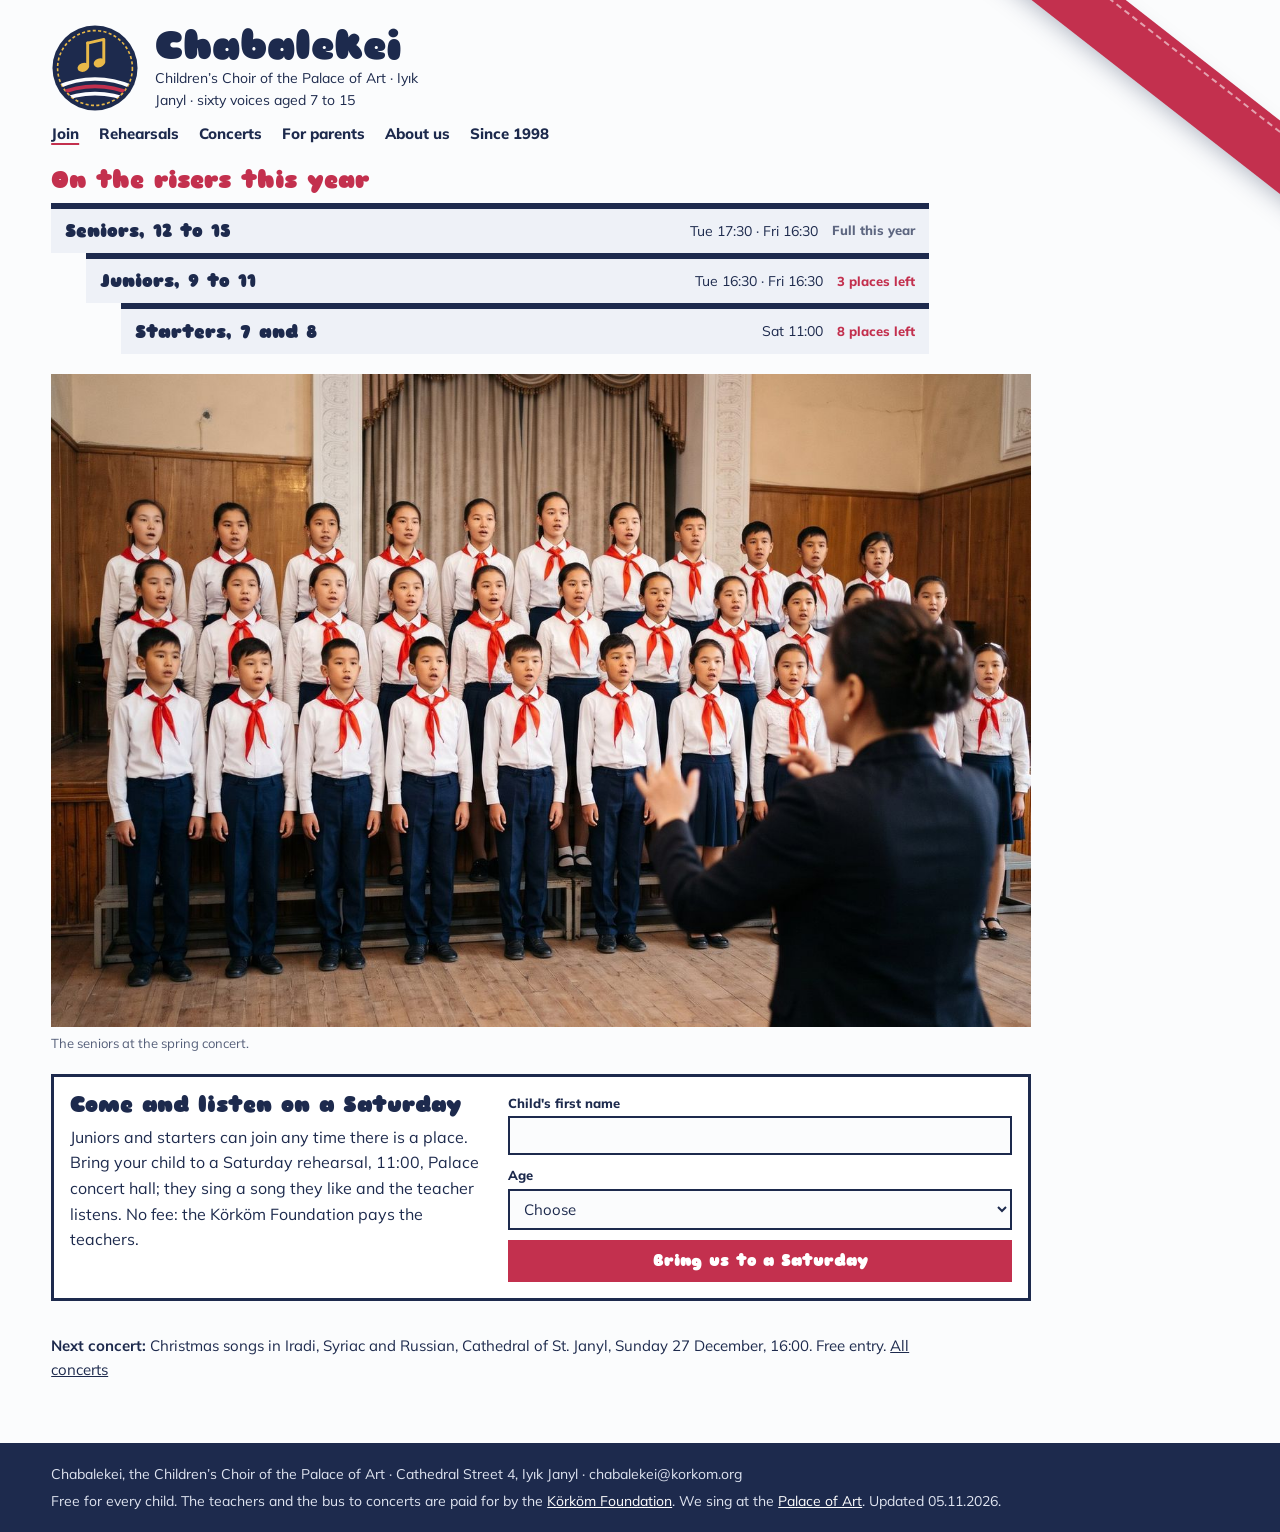
<file: index.html>
<!DOCTYPE html>
<html lang="en">
<head>
<meta charset="utf-8">
<meta name="viewport" content="width=device-width, initial-scale=1">
<title>Chabalekei - Children&#x27;s Choir of the Palace of Art, Iyık Janyl</title>
<meta name="description" content="Chabalekei, the free children&#x27;s choir of the Palace of Art in Iyık Janyl: sixty voices aged 7 to 15. Places for juniors and starters.">
<link rel="canonical" href="https://chabalekei.korkom.org/">
<meta property="og:type" content="website">
<meta property="og:title" content="Chabalekei - Children&#x27;s Choir of the Palace of Art, Iyık Janyl">
<meta property="og:description" content="Chabalekei, the free children&#x27;s choir of the Palace of Art in Iyık Janyl: sixty voices aged 7 to 15. Places for juniors and starters.">
<meta property="og:url" content="https://chabalekei.korkom.org/">
<meta property="og:image" content="https://chabalekei.korkom.org/img/og-image.jpg">
<meta name="twitter:card" content="summary_large_image">
<link rel="icon" href="favicon.svg" type="image/svg+xml">
<link rel="preconnect" href="https://fonts.googleapis.com">
<link href="https://fonts.googleapis.com/css2?family=Sniglet:wght@400;800&family=Mulish:wght@400;700;800&display=swap" rel="stylesheet">
<link rel="stylesheet" href="css/site.css">
</head>
<body><div class="ch"><main><div class="sash" aria-hidden="true"></div><a class="hd" href="index.html"><svg class="patch" aria-hidden="true" viewBox="0 0 120 120" xmlns="http://www.w3.org/2000/svg"><circle cx="60" cy="60" r="58" fill="#1d2a4d"/>
<circle cx="60" cy="60" r="51" fill="none" stroke="#e9b949" stroke-width="2.2" stroke-dasharray="4.2 3.2"/>
<path d="M50 26 V58" stroke="#e9b949" stroke-width="4" stroke-linecap="round"/><path d="M50 26 L72 21 V52" stroke="#e9b949" stroke-width="4" fill="none" stroke-linejoin="round" stroke-linecap="round"/>
<ellipse cx="44" cy="59" rx="8" ry="6" transform="rotate(-20 44 59)" fill="#e9b949"/><ellipse cx="66" cy="53" rx="8" ry="6" transform="rotate(-20 66 53)" fill="#e9b949"/>
<clipPath id="chring"><circle cx="60" cy="60" r="51"/></clipPath><g clip-path="url(#chring)" fill="none" stroke-width="5"><path d="M0 90 Q60 60 120 90" stroke="#fbfcfd"/><path d="M0 100 Q60 70 120 100" stroke="#c3304e"/><path d="M0 110 Q60 80 120 110" stroke="#fbfcfd"/></g></svg><div><b>Chabalekei</b><small>Children’s Choir of the Palace of Art · Iyık Janyl · sixty voices aged 7 to 15</small></div></a><nav aria-label="Choir"><a href="index.html" aria-current=page>Join</a><a href="rehearsals.html">Rehearsals</a><a href="concerts.html">Concerts</a><a href="parents.html">For parents</a><a href="about.html">About us</a><a href="archive.html">Since 1998</a></nav><div class="risers"><h1>On the risers this year</h1>
<div class="tier"><b>Seniors, 12 to 15</b><span>Tue 17:30 · Fri 16:30</span><span class="left full">Full this year</span></div>
<div class="tier"><b>Juniors, 9 to 11</b><span>Tue 16:30 · Fri 16:30</span><span class="left">3 places left</span></div>
<div class="tier"><b>Starters, 7 and 8</b><span>Sat 11:00</span><span class="left">8 places left</span></div></div><figure style="margin:18px 0;margin:20px max(16px,4%) 0;max-width:980px"><img src="img/chabalekei-choir.jpg" alt="Chabalekei singing on the risers in the Palace concert hall" style="width:100%;height:auto;display:block"><figcaption style="font-size:13px;opacity:.75;margin-top:6px">The seniors at the spring concert.</figcaption></figure><div class="join"><div><h2>Come and listen on a Saturday</h2><p>Juniors and starters can join any time there is a place. Bring your child to a Saturday rehearsal, 11:00, Palace concert hall; they sing a song they like and the teacher listens. No fee: the Körköm Foundation pays the teachers.</p></div>
<form id="ch-f" novalidate><label for="ch-n">Child's first name<input id="ch-n" autocomplete="off"></label><label for="ch-a">Age<select id="ch-a"><option value="">Choose</option><option>7</option><option>8</option><option>9</option><option>10</option><option>11</option><option>12</option><option>13</option><option>14</option><option>15</option></select></label>
<button type="submit">Bring us to a Saturday</button><p class="msg" id="ch-msg" aria-live="polite"></p></form></div>
<p class="low"><b>Next concert:</b> Christmas songs in Iradi, Syriac and Russian, Cathedral of St. Janyl, Sunday 27 December, 16:00. Free entry. <a href="concerts.html">All concerts</a></p></main><footer><span>Chabalekei, the Children’s Choir of the Palace of Art · Cathedral Street 4, Iyık Janyl · chabalekei@korkom.org</span><span>Free for every child. The teachers and the bus to concerts are paid for by the <a href="https://korkom.org/">Körköm Foundation</a>. We sing at the <a href="https://palace.korkom.org/">Palace of Art</a>. Updated 05.11.2026.</span></footer></div><script>(function(){var cf=document.getElementById('ch-f');if(!cf)return;cf.addEventListener('submit',function(e){e.preventDefault();var n=document.getElementById('ch-n').value.trim(),a=document.getElementById('ch-a').value,m=document.getElementById('ch-msg');
if(!n){m.className='msg err';m.textContent='Please write your child’s first name.';return;}
if(!a){m.className='msg err';m.textContent='Please choose your child’s age.';return;}
if(+a>=12){m.className='msg err';m.textContent='The seniors are full this year. Come to the September auditions for next season.';return;}
m.className='msg ok';m.textContent=n+' can come and listen on Saturday at 11:00, Palace concert hall. Come ten minutes early and ask for Gulnara Eje at the door.';});})();</script></body>
</html>
</file>
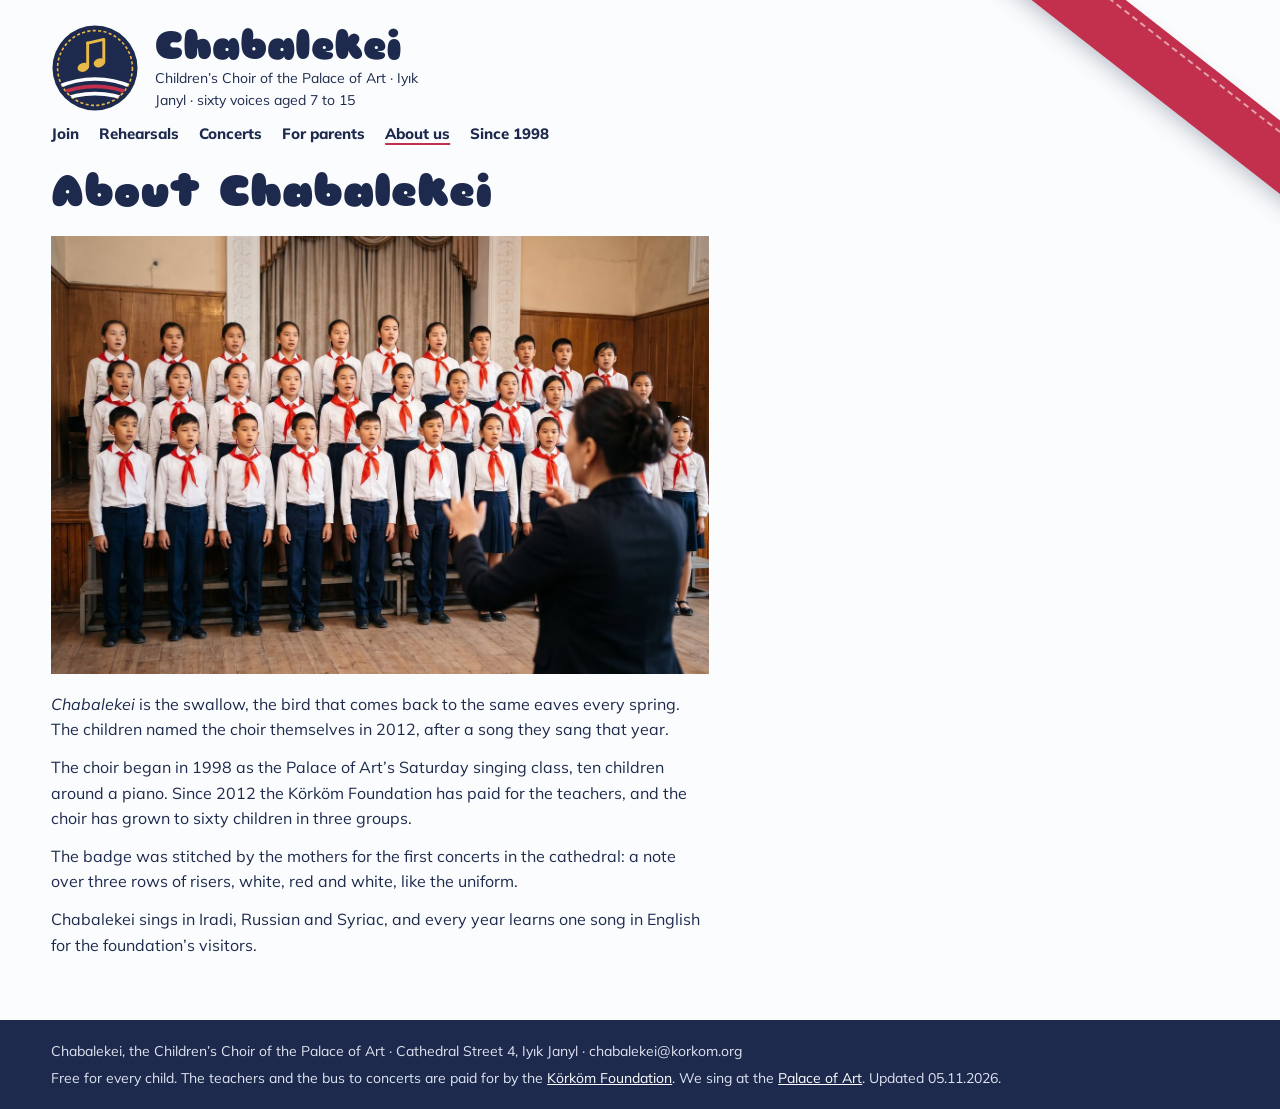
<file: about.html>
<!DOCTYPE html>
<html lang="en">
<head>
<meta charset="utf-8">
<meta name="viewport" content="width=device-width, initial-scale=1">
<title>About Chabalekei - children&#x27;s choir of the Palace of Art</title>
<meta name="description" content="Chabalekei, the swallow: the children&#x27;s choir of the Palace of Art since 1998.">
<link rel="canonical" href="https://chabalekei.korkom.org/about.html">
<meta property="og:type" content="website">
<meta property="og:title" content="About Chabalekei - children&#x27;s choir of the Palace of Art">
<meta property="og:description" content="Chabalekei, the swallow: the children&#x27;s choir of the Palace of Art since 1998.">
<meta property="og:url" content="https://chabalekei.korkom.org/about.html">
<meta property="og:image" content="https://chabalekei.korkom.org/img/og-image.jpg">
<meta name="twitter:card" content="summary_large_image">
<link rel="icon" href="favicon.svg" type="image/svg+xml">
<link rel="preconnect" href="https://fonts.googleapis.com">
<link href="https://fonts.googleapis.com/css2?family=Sniglet:wght@400;800&family=Mulish:wght@400;700;800&display=swap" rel="stylesheet">
<link rel="stylesheet" href="css/site.css">
</head>
<body><div class="ch"><main><div class="sash" aria-hidden="true"></div><a class="hd" href="index.html"><svg class="patch" aria-hidden="true" viewBox="0 0 120 120" xmlns="http://www.w3.org/2000/svg"><circle cx="60" cy="60" r="58" fill="#1d2a4d"/>
<circle cx="60" cy="60" r="51" fill="none" stroke="#e9b949" stroke-width="2.2" stroke-dasharray="4.2 3.2"/>
<path d="M50 26 V58" stroke="#e9b949" stroke-width="4" stroke-linecap="round"/><path d="M50 26 L72 21 V52" stroke="#e9b949" stroke-width="4" fill="none" stroke-linejoin="round" stroke-linecap="round"/>
<ellipse cx="44" cy="59" rx="8" ry="6" transform="rotate(-20 44 59)" fill="#e9b949"/><ellipse cx="66" cy="53" rx="8" ry="6" transform="rotate(-20 66 53)" fill="#e9b949"/>
<clipPath id="chring"><circle cx="60" cy="60" r="51"/></clipPath><g clip-path="url(#chring)" fill="none" stroke-width="5"><path d="M0 90 Q60 60 120 90" stroke="#fbfcfd"/><path d="M0 100 Q60 70 120 100" stroke="#c3304e"/><path d="M0 110 Q60 80 120 110" stroke="#fbfcfd"/></g></svg><div><b>Chabalekei</b><small>Children’s Choir of the Palace of Art · Iyık Janyl · sixty voices aged 7 to 15</small></div></a><nav aria-label="Choir"><a href="index.html">Join</a><a href="rehearsals.html">Rehearsals</a><a href="concerts.html">Concerts</a><a href="parents.html">For parents</a><a href="about.html" aria-current=page>About us</a><a href="archive.html">Since 1998</a></nav><div class="col"><h1 class="big">About Chabalekei</h1>
<figure style="margin:18px 0;"><img src="img/chabalekei-choir.jpg" alt="The children's choir on the risers, singing" style="width:100%;height:auto;display:block"></figure>
<p><i>Chabalekei</i> is the swallow, the bird that comes back to the same eaves every spring. The children named the choir themselves in 2012, after a song they sang that year.</p>
<p>The choir began in 1998 as the Palace of Art’s Saturday singing class, ten children around a piano. Since 2012 the Körköm Foundation has paid for the teachers, and the choir has grown to sixty children in three groups.</p>
<p>The badge was stitched by the mothers for the first concerts in the cathedral: a note over three rows of risers, white, red and white, like the uniform.</p>
<p>Chabalekei sings in Iradi, Russian and Syriac, and every year learns one song in English for the foundation’s visitors.</p></div></main><footer><span>Chabalekei, the Children’s Choir of the Palace of Art · Cathedral Street 4, Iyık Janyl · chabalekei@korkom.org</span><span>Free for every child. The teachers and the bus to concerts are paid for by the <a href="https://korkom.org/">Körköm Foundation</a>. We sing at the <a href="https://palace.korkom.org/">Palace of Art</a>. Updated 05.11.2026.</span></footer></div></body>
</html>
</file>
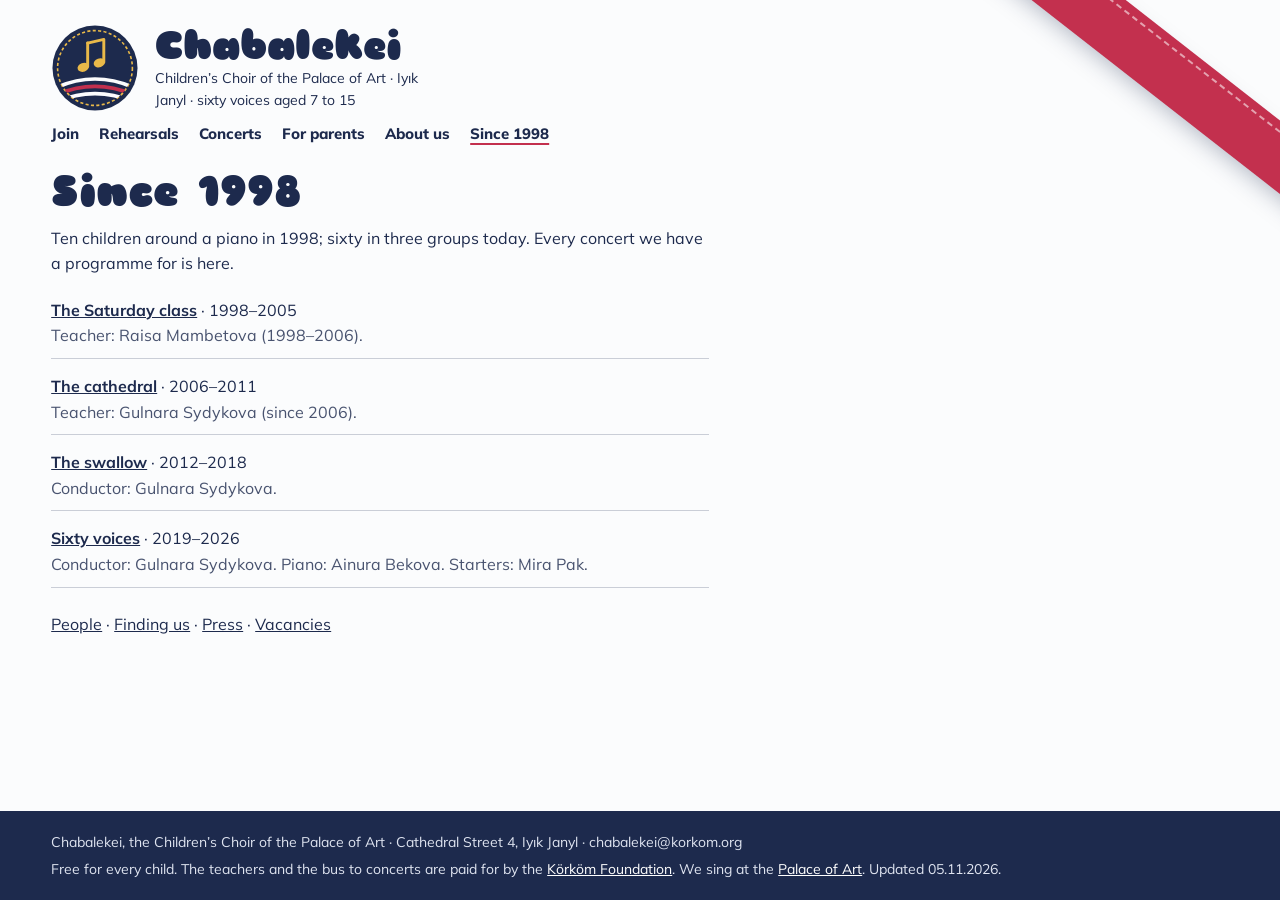
<file: archive.html>
<!DOCTYPE html>
<html lang="en">
<head>
<meta charset="utf-8">
<meta name="viewport" content="width=device-width, initial-scale=1">
<title>Since 1998 - Chabalekei</title>
<meta name="description" content="Chabalekei, the children’s choir of the Palace of Art, since the Saturday class of 1998.">
<link rel="canonical" href="https://chabalekei.korkom.org/archive.html">
<meta property="og:type" content="website">
<meta property="og:title" content="Since 1998 - Chabalekei">
<meta property="og:description" content="Chabalekei, the children’s choir of the Palace of Art, since the Saturday class of 1998.">
<meta property="og:url" content="https://chabalekei.korkom.org/archive.html">
<meta property="og:image" content="https://chabalekei.korkom.org/img/og-image.jpg">
<meta name="twitter:card" content="summary_large_image">
<link rel="icon" href="favicon.svg" type="image/svg+xml">
<link rel="preconnect" href="https://fonts.googleapis.com">
<link href="https://fonts.googleapis.com/css2?family=Sniglet:wght@400;800&family=Mulish:wght@400;700;800&display=swap" rel="stylesheet">
<link rel="stylesheet" href="css/site.css">
</head>
<body><div class="ch"><main><div class="sash" aria-hidden="true"></div><a class="hd" href="index.html"><svg class="patch" aria-hidden="true" viewBox="0 0 120 120" xmlns="http://www.w3.org/2000/svg"><circle cx="60" cy="60" r="58" fill="#1d2a4d"/>
<circle cx="60" cy="60" r="51" fill="none" stroke="#e9b949" stroke-width="2.2" stroke-dasharray="4.2 3.2"/>
<path d="M50 26 V58" stroke="#e9b949" stroke-width="4" stroke-linecap="round"/><path d="M50 26 L72 21 V52" stroke="#e9b949" stroke-width="4" fill="none" stroke-linejoin="round" stroke-linecap="round"/>
<ellipse cx="44" cy="59" rx="8" ry="6" transform="rotate(-20 44 59)" fill="#e9b949"/><ellipse cx="66" cy="53" rx="8" ry="6" transform="rotate(-20 66 53)" fill="#e9b949"/>
<clipPath id="chring"><circle cx="60" cy="60" r="51"/></clipPath><g clip-path="url(#chring)" fill="none" stroke-width="5"><path d="M0 90 Q60 60 120 90" stroke="#fbfcfd"/><path d="M0 100 Q60 70 120 100" stroke="#c3304e"/><path d="M0 110 Q60 80 120 110" stroke="#fbfcfd"/></g></svg><div><b>Chabalekei</b><small>Children’s Choir of the Palace of Art · Iyık Janyl · sixty voices aged 7 to 15</small></div></a><nav aria-label="Choir"><a href="index.html">Join</a><a href="rehearsals.html">Rehearsals</a><a href="concerts.html">Concerts</a><a href="parents.html">For parents</a><a href="about.html">About us</a><a href="archive.html" aria-current=page>Since 1998</a></nav><div class="col"><style>.dp table{width:100%;border-collapse:collapse;margin:10px 0 22px;font-size:.95em}.dp th,.dp td{text-align:left;vertical-align:top;padding:7px 10px 7px 0;border-bottom:1px solid color-mix(in srgb,currentColor 22%,transparent)}.dp td.d{white-space:nowrap;width:9.5em;font-variant-numeric:tabular-nums}.dp .era{margin:0 0 6px;opacity:.8}.dp ul.idx{list-style:none;padding:0;margin:10px 0 24px}.dp ul.idx li{padding:9px 0;border-bottom:1px solid color-mix(in srgb,currentColor 22%,transparent)}.dp .scroll{overflow-x:auto}.dp blockquote{margin:6px 0 4px;padding-left:14px;border-left:3px solid currentColor;font-style:italic}.dp .src{font-size:.88em;opacity:.8;margin:0 0 18px}</style><div class="dp"><h1 class="big">Since 1998</h1><p>Ten children around a piano in 1998; sixty in three groups today. Every concert we have a programme for is here.</p><ul class="idx"><li><a href="years-1998-2005.html"><b>The Saturday class</b></a> · 1998–2005<br><span class="era">Teacher: Raisa Mambetova (1998–2006).</span></li><li><a href="years-2006-2011.html"><b>The cathedral</b></a> · 2006–2011<br><span class="era">Teacher: Gulnara Sydykova (since 2006).</span></li><li><a href="years-2012-2018.html"><b>The swallow</b></a> · 2012–2018<br><span class="era">Conductor: Gulnara Sydykova.</span></li><li><a href="years-2019-2026.html"><b>Sixty voices</b></a> · 2019–2026<br><span class="era">Conductor: Gulnara Sydykova. Piano: Ainura Bekova. Starters: Mira Pak.</span></li></ul><p><a href="people.html">People</a> · <a href="getting-here.html">Finding us</a> · <a href="press.html">Press</a> · <a href="vacancies.html">Vacancies</a></p></div></div></main><footer><span>Chabalekei, the Children’s Choir of the Palace of Art · Cathedral Street 4, Iyık Janyl · chabalekei@korkom.org</span><span>Free for every child. The teachers and the bus to concerts are paid for by the <a href="https://korkom.org/">Körköm Foundation</a>. We sing at the <a href="https://palace.korkom.org/">Palace of Art</a>. Updated 05.11.2026.</span></footer></div></body>
</html>
</file>
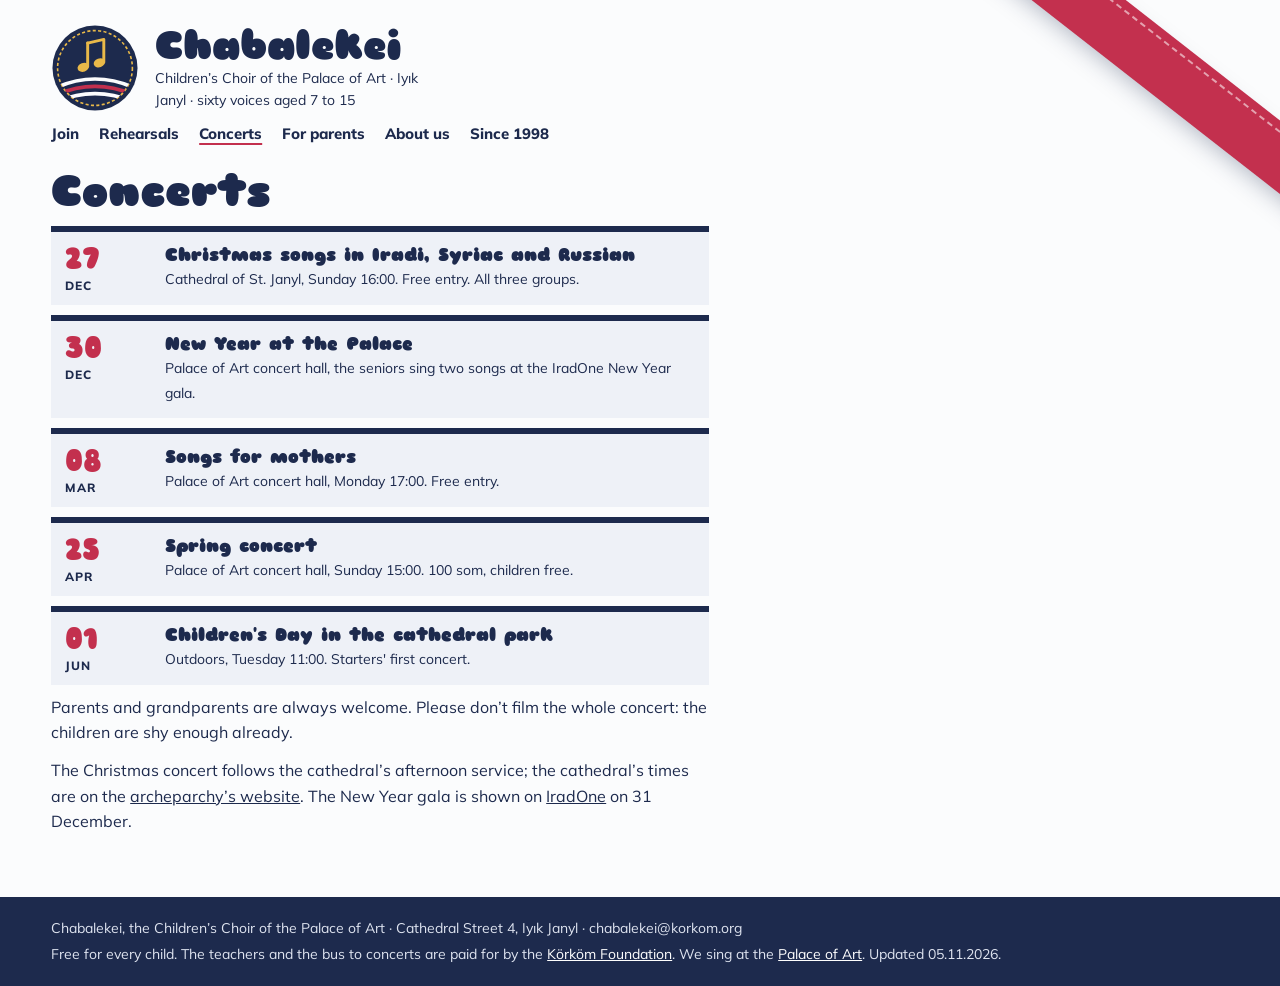
<file: concerts.html>
<!DOCTYPE html>
<html lang="en">
<head>
<meta charset="utf-8">
<meta name="viewport" content="width=device-width, initial-scale=1">
<title>Concerts - Chabalekei children&#x27;s choir</title>
<meta name="description" content="Chabalekei&#x27;s concerts this season: Christmas at the Cathedral of St. Janyl, spring and Children&#x27;s Day.">
<link rel="canonical" href="https://chabalekei.korkom.org/concerts.html">
<meta property="og:type" content="website">
<meta property="og:title" content="Concerts - Chabalekei children&#x27;s choir">
<meta property="og:description" content="Chabalekei&#x27;s concerts this season: Christmas at the Cathedral of St. Janyl, spring and Children&#x27;s Day.">
<meta property="og:url" content="https://chabalekei.korkom.org/concerts.html">
<meta property="og:image" content="https://chabalekei.korkom.org/img/og-image.jpg">
<meta name="twitter:card" content="summary_large_image">
<link rel="icon" href="favicon.svg" type="image/svg+xml">
<link rel="preconnect" href="https://fonts.googleapis.com">
<link href="https://fonts.googleapis.com/css2?family=Sniglet:wght@400;800&family=Mulish:wght@400;700;800&display=swap" rel="stylesheet">
<link rel="stylesheet" href="css/site.css">
</head>
<body><div class="ch"><main><div class="sash" aria-hidden="true"></div><a class="hd" href="index.html"><svg class="patch" aria-hidden="true" viewBox="0 0 120 120" xmlns="http://www.w3.org/2000/svg"><circle cx="60" cy="60" r="58" fill="#1d2a4d"/>
<circle cx="60" cy="60" r="51" fill="none" stroke="#e9b949" stroke-width="2.2" stroke-dasharray="4.2 3.2"/>
<path d="M50 26 V58" stroke="#e9b949" stroke-width="4" stroke-linecap="round"/><path d="M50 26 L72 21 V52" stroke="#e9b949" stroke-width="4" fill="none" stroke-linejoin="round" stroke-linecap="round"/>
<ellipse cx="44" cy="59" rx="8" ry="6" transform="rotate(-20 44 59)" fill="#e9b949"/><ellipse cx="66" cy="53" rx="8" ry="6" transform="rotate(-20 66 53)" fill="#e9b949"/>
<clipPath id="chring"><circle cx="60" cy="60" r="51"/></clipPath><g clip-path="url(#chring)" fill="none" stroke-width="5"><path d="M0 90 Q60 60 120 90" stroke="#fbfcfd"/><path d="M0 100 Q60 70 120 100" stroke="#c3304e"/><path d="M0 110 Q60 80 120 110" stroke="#fbfcfd"/></g></svg><div><b>Chabalekei</b><small>Children’s Choir of the Palace of Art · Iyık Janyl · sixty voices aged 7 to 15</small></div></a><nav aria-label="Choir"><a href="index.html">Join</a><a href="rehearsals.html">Rehearsals</a><a href="concerts.html" aria-current=page>Concerts</a><a href="parents.html">For parents</a><a href="about.html">About us</a><a href="archive.html">Since 1998</a></nav><div class="col"><h1 class="big">Concerts</h1><div class="gig"><span class="d">27<small>Dec</small></span><div><b>Christmas songs in Iradi, Syriac and Russian</b><span>Cathedral of St. Janyl, Sunday 16:00. Free entry. All three groups.</span></div></div><div class="gig"><span class="d">30<small>Dec</small></span><div><b>New Year at the Palace</b><span>Palace of Art concert hall, the seniors sing two songs at the IradOne New Year gala.</span></div></div><div class="gig"><span class="d">08<small>Mar</small></span><div><b>Songs for mothers</b><span>Palace of Art concert hall, Monday 17:00. Free entry.</span></div></div><div class="gig"><span class="d">25<small>Apr</small></span><div><b>Spring concert</b><span>Palace of Art concert hall, Sunday 15:00. 100 som, children free.</span></div></div><div class="gig"><span class="d">01<small>Jun</small></span><div><b>Children&#x27;s Day in the cathedral park</b><span>Outdoors, Tuesday 11:00. Starters&#x27; first concert.</span></div></div><p>Parents and grandparents are always welcome. Please don’t film the whole concert: the children are shy enough already.</p><p>The Christmas concert follows the cathedral’s afternoon service; the cathedral’s times are on the <a href="https://saintjanyl.org/">archeparchy’s website</a>. The New Year gala is shown on <a href="https://iradone.com/">IradOne</a> on 31 December.</p></div></main><footer><span>Chabalekei, the Children’s Choir of the Palace of Art · Cathedral Street 4, Iyık Janyl · chabalekei@korkom.org</span><span>Free for every child. The teachers and the bus to concerts are paid for by the <a href="https://korkom.org/">Körköm Foundation</a>. We sing at the <a href="https://palace.korkom.org/">Palace of Art</a>. Updated 05.11.2026.</span></footer></div></body>
</html>
</file>
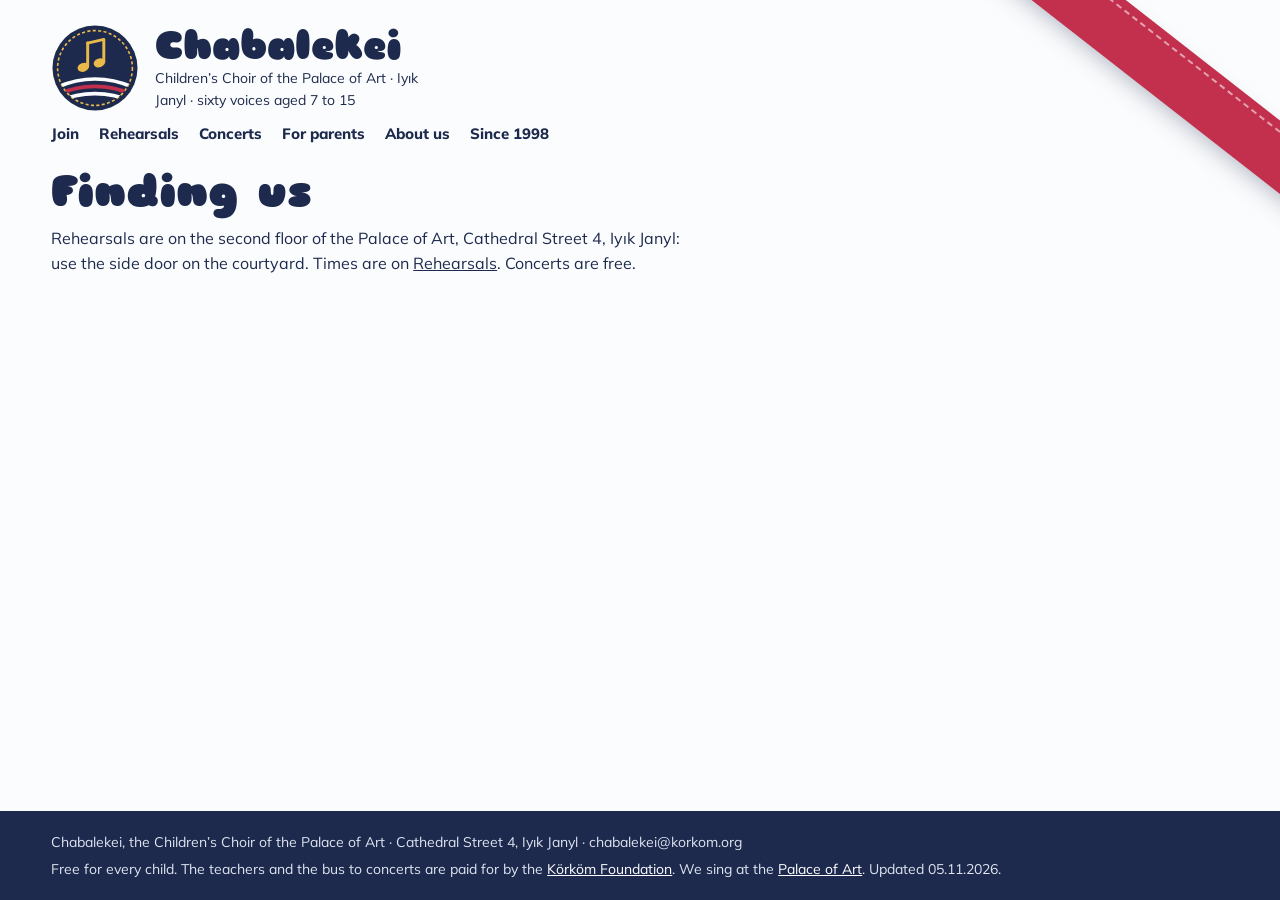
<file: getting-here.html>
<!DOCTYPE html>
<html lang="en">
<head>
<meta charset="utf-8">
<meta name="viewport" content="width=device-width, initial-scale=1">
<title>Finding us - Chabalekei</title>
<meta name="description" content="How to find Chabalekei’s rehearsal room at the Palace of Art, Iyık Janyl.">
<link rel="canonical" href="https://chabalekei.korkom.org/getting-here.html">
<meta property="og:type" content="website">
<meta property="og:title" content="Finding us - Chabalekei">
<meta property="og:description" content="How to find Chabalekei’s rehearsal room at the Palace of Art, Iyık Janyl.">
<meta property="og:url" content="https://chabalekei.korkom.org/getting-here.html">
<meta property="og:image" content="https://chabalekei.korkom.org/img/og-image.jpg">
<meta name="twitter:card" content="summary_large_image">
<link rel="icon" href="favicon.svg" type="image/svg+xml">
<link rel="preconnect" href="https://fonts.googleapis.com">
<link href="https://fonts.googleapis.com/css2?family=Sniglet:wght@400;800&family=Mulish:wght@400;700;800&display=swap" rel="stylesheet">
<link rel="stylesheet" href="css/site.css">
</head>
<body><div class="ch"><main><div class="sash" aria-hidden="true"></div><a class="hd" href="index.html"><svg class="patch" aria-hidden="true" viewBox="0 0 120 120" xmlns="http://www.w3.org/2000/svg"><circle cx="60" cy="60" r="58" fill="#1d2a4d"/>
<circle cx="60" cy="60" r="51" fill="none" stroke="#e9b949" stroke-width="2.2" stroke-dasharray="4.2 3.2"/>
<path d="M50 26 V58" stroke="#e9b949" stroke-width="4" stroke-linecap="round"/><path d="M50 26 L72 21 V52" stroke="#e9b949" stroke-width="4" fill="none" stroke-linejoin="round" stroke-linecap="round"/>
<ellipse cx="44" cy="59" rx="8" ry="6" transform="rotate(-20 44 59)" fill="#e9b949"/><ellipse cx="66" cy="53" rx="8" ry="6" transform="rotate(-20 66 53)" fill="#e9b949"/>
<clipPath id="chring"><circle cx="60" cy="60" r="51"/></clipPath><g clip-path="url(#chring)" fill="none" stroke-width="5"><path d="M0 90 Q60 60 120 90" stroke="#fbfcfd"/><path d="M0 100 Q60 70 120 100" stroke="#c3304e"/><path d="M0 110 Q60 80 120 110" stroke="#fbfcfd"/></g></svg><div><b>Chabalekei</b><small>Children’s Choir of the Palace of Art · Iyık Janyl · sixty voices aged 7 to 15</small></div></a><nav aria-label="Choir"><a href="index.html">Join</a><a href="rehearsals.html">Rehearsals</a><a href="concerts.html">Concerts</a><a href="parents.html">For parents</a><a href="about.html">About us</a><a href="archive.html">Since 1998</a></nav><div class="col"><style>.dp table{width:100%;border-collapse:collapse;margin:10px 0 22px;font-size:.95em}.dp th,.dp td{text-align:left;vertical-align:top;padding:7px 10px 7px 0;border-bottom:1px solid color-mix(in srgb,currentColor 22%,transparent)}.dp td.d{white-space:nowrap;width:9.5em;font-variant-numeric:tabular-nums}.dp .era{margin:0 0 6px;opacity:.8}.dp ul.idx{list-style:none;padding:0;margin:10px 0 24px}.dp ul.idx li{padding:9px 0;border-bottom:1px solid color-mix(in srgb,currentColor 22%,transparent)}.dp .scroll{overflow-x:auto}.dp blockquote{margin:6px 0 4px;padding-left:14px;border-left:3px solid currentColor;font-style:italic}.dp .src{font-size:.88em;opacity:.8;margin:0 0 18px}</style><div class="dp"><h1 class="big">Finding us</h1><p>Rehearsals are on the second floor of the Palace of Art, Cathedral Street 4, Iyık Janyl: use the side door on the courtyard. Times are on <a href="rehearsals.html">Rehearsals</a>. Concerts are free.</p></div></div></main><footer><span>Chabalekei, the Children’s Choir of the Palace of Art · Cathedral Street 4, Iyık Janyl · chabalekei@korkom.org</span><span>Free for every child. The teachers and the bus to concerts are paid for by the <a href="https://korkom.org/">Körköm Foundation</a>. We sing at the <a href="https://palace.korkom.org/">Palace of Art</a>. Updated 05.11.2026.</span></footer></div></body>
</html>
</file>
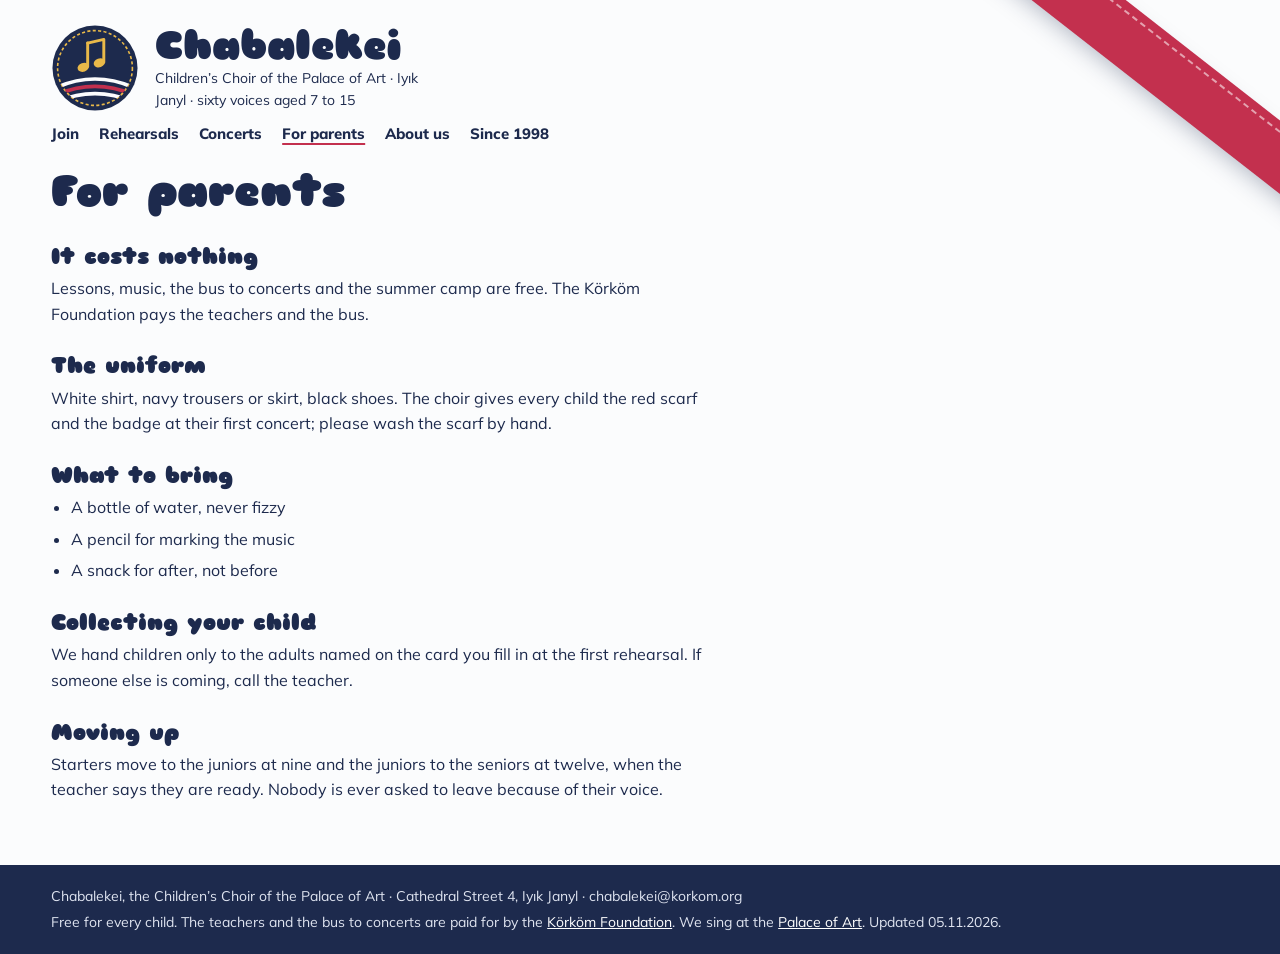
<file: parents.html>
<!DOCTYPE html>
<html lang="en">
<head>
<meta charset="utf-8">
<meta name="viewport" content="width=device-width, initial-scale=1">
<title>For parents - Chabalekei children&#x27;s choir</title>
<meta name="description" content="The uniform, what to bring, collecting your child and what the choir costs (nothing).">
<link rel="canonical" href="https://chabalekei.korkom.org/parents.html">
<meta property="og:type" content="website">
<meta property="og:title" content="For parents - Chabalekei children&#x27;s choir">
<meta property="og:description" content="The uniform, what to bring, collecting your child and what the choir costs (nothing).">
<meta property="og:url" content="https://chabalekei.korkom.org/parents.html">
<meta property="og:image" content="https://chabalekei.korkom.org/img/og-image.jpg">
<meta name="twitter:card" content="summary_large_image">
<link rel="icon" href="favicon.svg" type="image/svg+xml">
<link rel="preconnect" href="https://fonts.googleapis.com">
<link href="https://fonts.googleapis.com/css2?family=Sniglet:wght@400;800&family=Mulish:wght@400;700;800&display=swap" rel="stylesheet">
<link rel="stylesheet" href="css/site.css">
</head>
<body><div class="ch"><main><div class="sash" aria-hidden="true"></div><a class="hd" href="index.html"><svg class="patch" aria-hidden="true" viewBox="0 0 120 120" xmlns="http://www.w3.org/2000/svg"><circle cx="60" cy="60" r="58" fill="#1d2a4d"/>
<circle cx="60" cy="60" r="51" fill="none" stroke="#e9b949" stroke-width="2.2" stroke-dasharray="4.2 3.2"/>
<path d="M50 26 V58" stroke="#e9b949" stroke-width="4" stroke-linecap="round"/><path d="M50 26 L72 21 V52" stroke="#e9b949" stroke-width="4" fill="none" stroke-linejoin="round" stroke-linecap="round"/>
<ellipse cx="44" cy="59" rx="8" ry="6" transform="rotate(-20 44 59)" fill="#e9b949"/><ellipse cx="66" cy="53" rx="8" ry="6" transform="rotate(-20 66 53)" fill="#e9b949"/>
<clipPath id="chring"><circle cx="60" cy="60" r="51"/></clipPath><g clip-path="url(#chring)" fill="none" stroke-width="5"><path d="M0 90 Q60 60 120 90" stroke="#fbfcfd"/><path d="M0 100 Q60 70 120 100" stroke="#c3304e"/><path d="M0 110 Q60 80 120 110" stroke="#fbfcfd"/></g></svg><div><b>Chabalekei</b><small>Children’s Choir of the Palace of Art · Iyık Janyl · sixty voices aged 7 to 15</small></div></a><nav aria-label="Choir"><a href="index.html">Join</a><a href="rehearsals.html">Rehearsals</a><a href="concerts.html">Concerts</a><a href="parents.html" aria-current=page>For parents</a><a href="about.html">About us</a><a href="archive.html">Since 1998</a></nav><div class="col"><h1 class="big">For parents</h1>
<h2>It costs nothing</h2><p>Lessons, music, the bus to concerts and the summer camp are free. The Körköm Foundation pays the teachers and the bus.</p>
<h2>The uniform</h2><p>White shirt, navy trousers or skirt, black shoes. The choir gives every child the red scarf and the badge at their first concert; please wash the scarf by hand.</p>
<h2>What to bring</h2><ul><li>A bottle of water, never fizzy</li><li>A pencil for marking the music</li><li>A snack for after, not before</li></ul>
<h2>Collecting your child</h2><p>We hand children only to the adults named on the card you fill in at the first rehearsal. If someone else is coming, call the teacher.</p>
<h2>Moving up</h2><p>Starters move to the juniors at nine and the juniors to the seniors at twelve, when the teacher says they are ready. Nobody is ever asked to leave because of their voice.</p></div></main><footer><span>Chabalekei, the Children’s Choir of the Palace of Art · Cathedral Street 4, Iyık Janyl · chabalekei@korkom.org</span><span>Free for every child. The teachers and the bus to concerts are paid for by the <a href="https://korkom.org/">Körköm Foundation</a>. We sing at the <a href="https://palace.korkom.org/">Palace of Art</a>. Updated 05.11.2026.</span></footer></div></body>
</html>
</file>
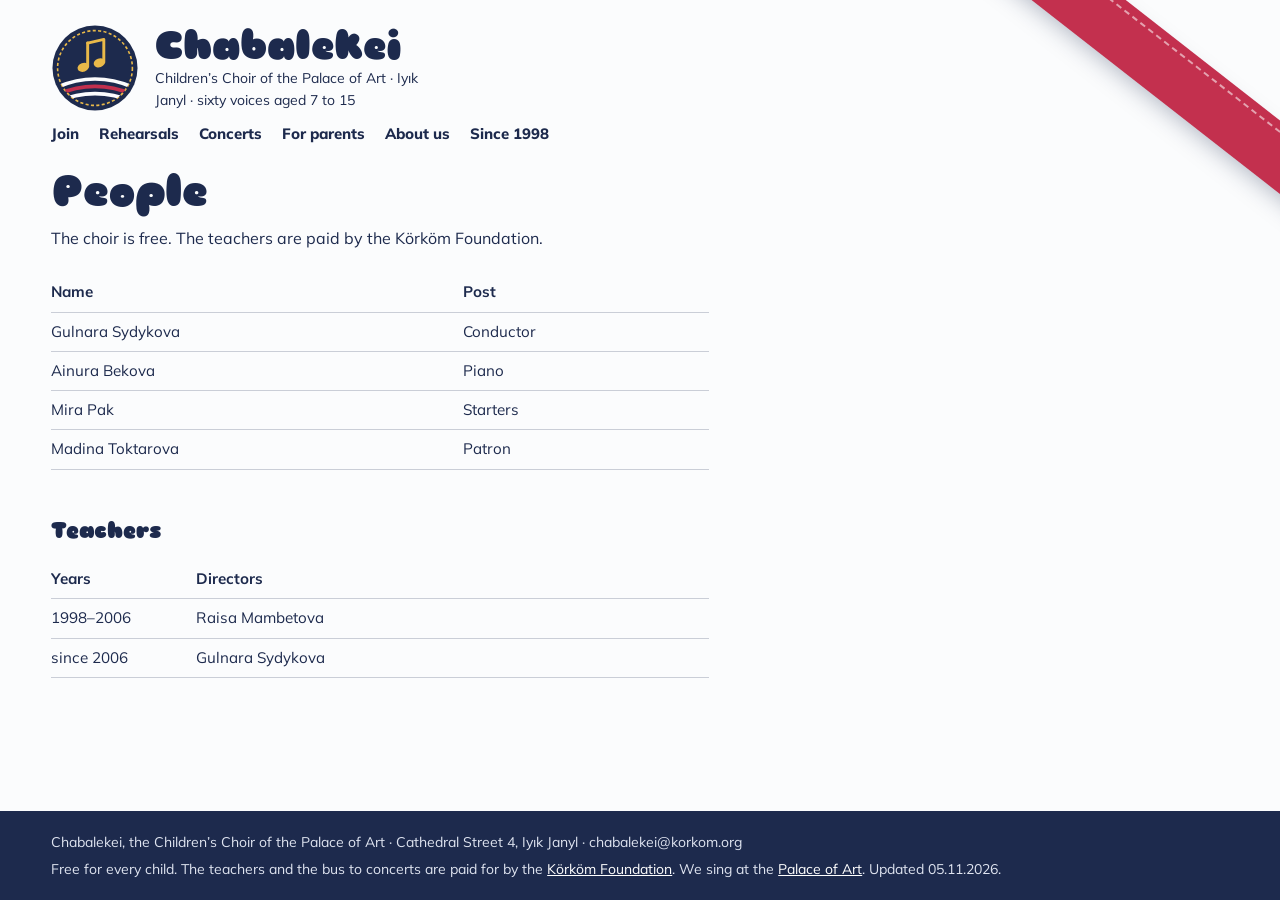
<file: people.html>
<!DOCTYPE html>
<html lang="en">
<head>
<meta charset="utf-8">
<meta name="viewport" content="width=device-width, initial-scale=1">
<title>People - Chabalekei</title>
<meta name="description" content="The teachers of Chabalekei.">
<link rel="canonical" href="https://chabalekei.korkom.org/people.html">
<meta property="og:type" content="website">
<meta property="og:title" content="People - Chabalekei">
<meta property="og:description" content="The teachers of Chabalekei.">
<meta property="og:url" content="https://chabalekei.korkom.org/people.html">
<meta property="og:image" content="https://chabalekei.korkom.org/img/og-image.jpg">
<meta name="twitter:card" content="summary_large_image">
<link rel="icon" href="favicon.svg" type="image/svg+xml">
<link rel="preconnect" href="https://fonts.googleapis.com">
<link href="https://fonts.googleapis.com/css2?family=Sniglet:wght@400;800&family=Mulish:wght@400;700;800&display=swap" rel="stylesheet">
<link rel="stylesheet" href="css/site.css">
</head>
<body><div class="ch"><main><div class="sash" aria-hidden="true"></div><a class="hd" href="index.html"><svg class="patch" aria-hidden="true" viewBox="0 0 120 120" xmlns="http://www.w3.org/2000/svg"><circle cx="60" cy="60" r="58" fill="#1d2a4d"/>
<circle cx="60" cy="60" r="51" fill="none" stroke="#e9b949" stroke-width="2.2" stroke-dasharray="4.2 3.2"/>
<path d="M50 26 V58" stroke="#e9b949" stroke-width="4" stroke-linecap="round"/><path d="M50 26 L72 21 V52" stroke="#e9b949" stroke-width="4" fill="none" stroke-linejoin="round" stroke-linecap="round"/>
<ellipse cx="44" cy="59" rx="8" ry="6" transform="rotate(-20 44 59)" fill="#e9b949"/><ellipse cx="66" cy="53" rx="8" ry="6" transform="rotate(-20 66 53)" fill="#e9b949"/>
<clipPath id="chring"><circle cx="60" cy="60" r="51"/></clipPath><g clip-path="url(#chring)" fill="none" stroke-width="5"><path d="M0 90 Q60 60 120 90" stroke="#fbfcfd"/><path d="M0 100 Q60 70 120 100" stroke="#c3304e"/><path d="M0 110 Q60 80 120 110" stroke="#fbfcfd"/></g></svg><div><b>Chabalekei</b><small>Children’s Choir of the Palace of Art · Iyık Janyl · sixty voices aged 7 to 15</small></div></a><nav aria-label="Choir"><a href="index.html">Join</a><a href="rehearsals.html">Rehearsals</a><a href="concerts.html">Concerts</a><a href="parents.html">For parents</a><a href="about.html">About us</a><a href="archive.html">Since 1998</a></nav><div class="col"><style>.dp table{width:100%;border-collapse:collapse;margin:10px 0 22px;font-size:.95em}.dp th,.dp td{text-align:left;vertical-align:top;padding:7px 10px 7px 0;border-bottom:1px solid color-mix(in srgb,currentColor 22%,transparent)}.dp td.d{white-space:nowrap;width:9.5em;font-variant-numeric:tabular-nums}.dp .era{margin:0 0 6px;opacity:.8}.dp ul.idx{list-style:none;padding:0;margin:10px 0 24px}.dp ul.idx li{padding:9px 0;border-bottom:1px solid color-mix(in srgb,currentColor 22%,transparent)}.dp .scroll{overflow-x:auto}.dp blockquote{margin:6px 0 4px;padding-left:14px;border-left:3px solid currentColor;font-style:italic}.dp .src{font-size:.88em;opacity:.8;margin:0 0 18px}</style><div class="dp"><h1 class="big">People</h1><p>The choir is free. The teachers are paid by the Körköm Foundation.</p><div class="scroll"><table><thead><tr><th>Name</th><th>Post</th></tr></thead><tbody><tr><td>Gulnara Sydykova</td><td>Conductor</td></tr><tr><td>Ainura Bekova</td><td>Piano</td></tr><tr><td>Mira Pak</td><td>Starters</td></tr><tr><td>Madina Toktarova</td><td>Patron</td></tr></tbody></table></div><h2>Teachers</h2><div class="scroll"><table><thead><tr><th>Years</th><th>Directors</th></tr></thead><tbody><tr><td class="d">1998–2006</td><td>Raisa Mambetova</td></tr><tr><td class="d">since 2006</td><td>Gulnara Sydykova</td></tr></tbody></table></div></div></div></main><footer><span>Chabalekei, the Children’s Choir of the Palace of Art · Cathedral Street 4, Iyık Janyl · chabalekei@korkom.org</span><span>Free for every child. The teachers and the bus to concerts are paid for by the <a href="https://korkom.org/">Körköm Foundation</a>. We sing at the <a href="https://palace.korkom.org/">Palace of Art</a>. Updated 05.11.2026.</span></footer></div></body>
</html>
</file>
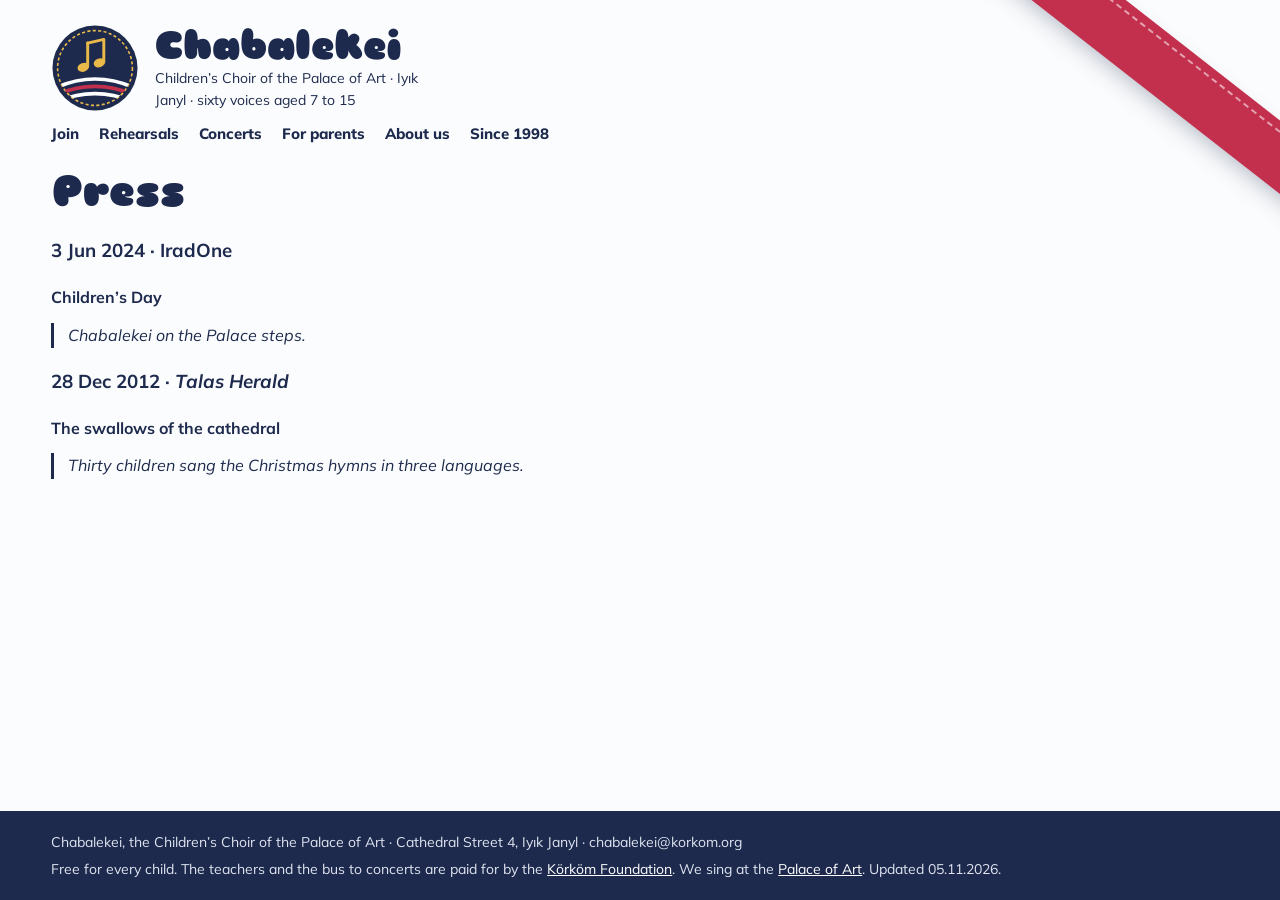
<file: press.html>
<!DOCTYPE html>
<html lang="en">
<head>
<meta charset="utf-8">
<meta name="viewport" content="width=device-width, initial-scale=1">
<title>Press - Chabalekei</title>
<meta name="description" content="Chabalekei in the press.">
<link rel="canonical" href="https://chabalekei.korkom.org/press.html">
<meta property="og:type" content="website">
<meta property="og:title" content="Press - Chabalekei">
<meta property="og:description" content="Chabalekei in the press.">
<meta property="og:url" content="https://chabalekei.korkom.org/press.html">
<meta property="og:image" content="https://chabalekei.korkom.org/img/og-image.jpg">
<meta name="twitter:card" content="summary_large_image">
<link rel="icon" href="favicon.svg" type="image/svg+xml">
<link rel="preconnect" href="https://fonts.googleapis.com">
<link href="https://fonts.googleapis.com/css2?family=Sniglet:wght@400;800&family=Mulish:wght@400;700;800&display=swap" rel="stylesheet">
<link rel="stylesheet" href="css/site.css">
</head>
<body><div class="ch"><main><div class="sash" aria-hidden="true"></div><a class="hd" href="index.html"><svg class="patch" aria-hidden="true" viewBox="0 0 120 120" xmlns="http://www.w3.org/2000/svg"><circle cx="60" cy="60" r="58" fill="#1d2a4d"/>
<circle cx="60" cy="60" r="51" fill="none" stroke="#e9b949" stroke-width="2.2" stroke-dasharray="4.2 3.2"/>
<path d="M50 26 V58" stroke="#e9b949" stroke-width="4" stroke-linecap="round"/><path d="M50 26 L72 21 V52" stroke="#e9b949" stroke-width="4" fill="none" stroke-linejoin="round" stroke-linecap="round"/>
<ellipse cx="44" cy="59" rx="8" ry="6" transform="rotate(-20 44 59)" fill="#e9b949"/><ellipse cx="66" cy="53" rx="8" ry="6" transform="rotate(-20 66 53)" fill="#e9b949"/>
<clipPath id="chring"><circle cx="60" cy="60" r="51"/></clipPath><g clip-path="url(#chring)" fill="none" stroke-width="5"><path d="M0 90 Q60 60 120 90" stroke="#fbfcfd"/><path d="M0 100 Q60 70 120 100" stroke="#c3304e"/><path d="M0 110 Q60 80 120 110" stroke="#fbfcfd"/></g></svg><div><b>Chabalekei</b><small>Children’s Choir of the Palace of Art · Iyık Janyl · sixty voices aged 7 to 15</small></div></a><nav aria-label="Choir"><a href="index.html">Join</a><a href="rehearsals.html">Rehearsals</a><a href="concerts.html">Concerts</a><a href="parents.html">For parents</a><a href="about.html">About us</a><a href="archive.html">Since 1998</a></nav><div class="col"><style>.dp table{width:100%;border-collapse:collapse;margin:10px 0 22px;font-size:.95em}.dp th,.dp td{text-align:left;vertical-align:top;padding:7px 10px 7px 0;border-bottom:1px solid color-mix(in srgb,currentColor 22%,transparent)}.dp td.d{white-space:nowrap;width:9.5em;font-variant-numeric:tabular-nums}.dp .era{margin:0 0 6px;opacity:.8}.dp ul.idx{list-style:none;padding:0;margin:10px 0 24px}.dp ul.idx li{padding:9px 0;border-bottom:1px solid color-mix(in srgb,currentColor 22%,transparent)}.dp .scroll{overflow-x:auto}.dp blockquote{margin:6px 0 4px;padding-left:14px;border-left:3px solid currentColor;font-style:italic}.dp .src{font-size:.88em;opacity:.8;margin:0 0 18px}</style><div class="dp"><h1 class="big">Press</h1><p></p><h3>3 Jun 2024 · IradOne</h3><p><b>Children’s Day</b></p><blockquote>Chabalekei on the Palace steps.</blockquote><h3>28 Dec 2012 · <i>Talas Herald</i></h3><p><b>The swallows of the cathedral</b></p><blockquote>Thirty children sang the Christmas hymns in three languages.</blockquote><p class="src"></p></div></div></main><footer><span>Chabalekei, the Children’s Choir of the Palace of Art · Cathedral Street 4, Iyık Janyl · chabalekei@korkom.org</span><span>Free for every child. The teachers and the bus to concerts are paid for by the <a href="https://korkom.org/">Körköm Foundation</a>. We sing at the <a href="https://palace.korkom.org/">Palace of Art</a>. Updated 05.11.2026.</span></footer></div></body>
</html>
</file>
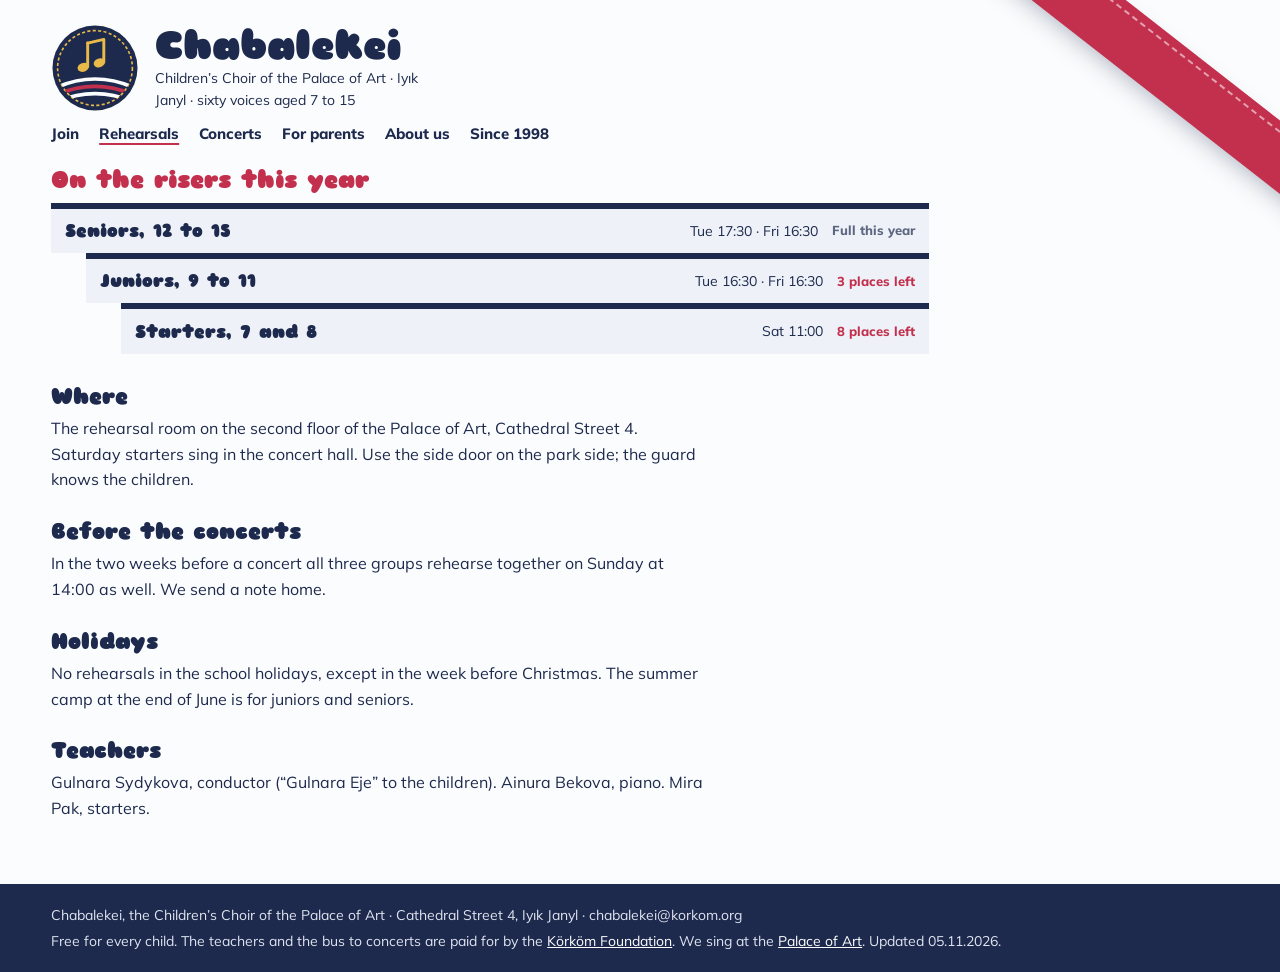
<file: rehearsals.html>
<!DOCTYPE html>
<html lang="en">
<head>
<meta charset="utf-8">
<meta name="viewport" content="width=device-width, initial-scale=1">
<title>Rehearsals - Chabalekei children&#x27;s choir</title>
<meta name="description" content="When and where the three groups of Chabalekei rehearse.">
<link rel="canonical" href="https://chabalekei.korkom.org/rehearsals.html">
<meta property="og:type" content="website">
<meta property="og:title" content="Rehearsals - Chabalekei children&#x27;s choir">
<meta property="og:description" content="When and where the three groups of Chabalekei rehearse.">
<meta property="og:url" content="https://chabalekei.korkom.org/rehearsals.html">
<meta property="og:image" content="https://chabalekei.korkom.org/img/og-image.jpg">
<meta name="twitter:card" content="summary_large_image">
<link rel="icon" href="favicon.svg" type="image/svg+xml">
<link rel="preconnect" href="https://fonts.googleapis.com">
<link href="https://fonts.googleapis.com/css2?family=Sniglet:wght@400;800&family=Mulish:wght@400;700;800&display=swap" rel="stylesheet">
<link rel="stylesheet" href="css/site.css">
</head>
<body><div class="ch"><main><div class="sash" aria-hidden="true"></div><a class="hd" href="index.html"><svg class="patch" aria-hidden="true" viewBox="0 0 120 120" xmlns="http://www.w3.org/2000/svg"><circle cx="60" cy="60" r="58" fill="#1d2a4d"/>
<circle cx="60" cy="60" r="51" fill="none" stroke="#e9b949" stroke-width="2.2" stroke-dasharray="4.2 3.2"/>
<path d="M50 26 V58" stroke="#e9b949" stroke-width="4" stroke-linecap="round"/><path d="M50 26 L72 21 V52" stroke="#e9b949" stroke-width="4" fill="none" stroke-linejoin="round" stroke-linecap="round"/>
<ellipse cx="44" cy="59" rx="8" ry="6" transform="rotate(-20 44 59)" fill="#e9b949"/><ellipse cx="66" cy="53" rx="8" ry="6" transform="rotate(-20 66 53)" fill="#e9b949"/>
<clipPath id="chring"><circle cx="60" cy="60" r="51"/></clipPath><g clip-path="url(#chring)" fill="none" stroke-width="5"><path d="M0 90 Q60 60 120 90" stroke="#fbfcfd"/><path d="M0 100 Q60 70 120 100" stroke="#c3304e"/><path d="M0 110 Q60 80 120 110" stroke="#fbfcfd"/></g></svg><div><b>Chabalekei</b><small>Children’s Choir of the Palace of Art · Iyık Janyl · sixty voices aged 7 to 15</small></div></a><nav aria-label="Choir"><a href="index.html">Join</a><a href="rehearsals.html" aria-current=page>Rehearsals</a><a href="concerts.html">Concerts</a><a href="parents.html">For parents</a><a href="about.html">About us</a><a href="archive.html">Since 1998</a></nav><div class="risers"><h1>On the risers this year</h1>
<div class="tier"><b>Seniors, 12 to 15</b><span>Tue 17:30 · Fri 16:30</span><span class="left full">Full this year</span></div>
<div class="tier"><b>Juniors, 9 to 11</b><span>Tue 16:30 · Fri 16:30</span><span class="left">3 places left</span></div>
<div class="tier"><b>Starters, 7 and 8</b><span>Sat 11:00</span><span class="left">8 places left</span></div></div><div class="col"><h2>Where</h2><p>The rehearsal room on the second floor of the Palace of Art, Cathedral Street 4. Saturday starters sing in the concert hall. Use the side door on the park side; the guard knows the children.</p>
<h2>Before the concerts</h2><p>In the two weeks before a concert all three groups rehearse together on Sunday at 14:00 as well. We send a note home.</p>
<h2>Holidays</h2><p>No rehearsals in the school holidays, except in the week before Christmas. The summer camp at the end of June is for juniors and seniors.</p>
<h2>Teachers</h2><p>Gulnara Sydykova, conductor (“Gulnara Eje” to the children). Ainura Bekova, piano. Mira Pak, starters.</p></div></main><footer><span>Chabalekei, the Children’s Choir of the Palace of Art · Cathedral Street 4, Iyık Janyl · chabalekei@korkom.org</span><span>Free for every child. The teachers and the bus to concerts are paid for by the <a href="https://korkom.org/">Körköm Foundation</a>. We sing at the <a href="https://palace.korkom.org/">Palace of Art</a>. Updated 05.11.2026.</span></footer></div></body>
</html>
</file>
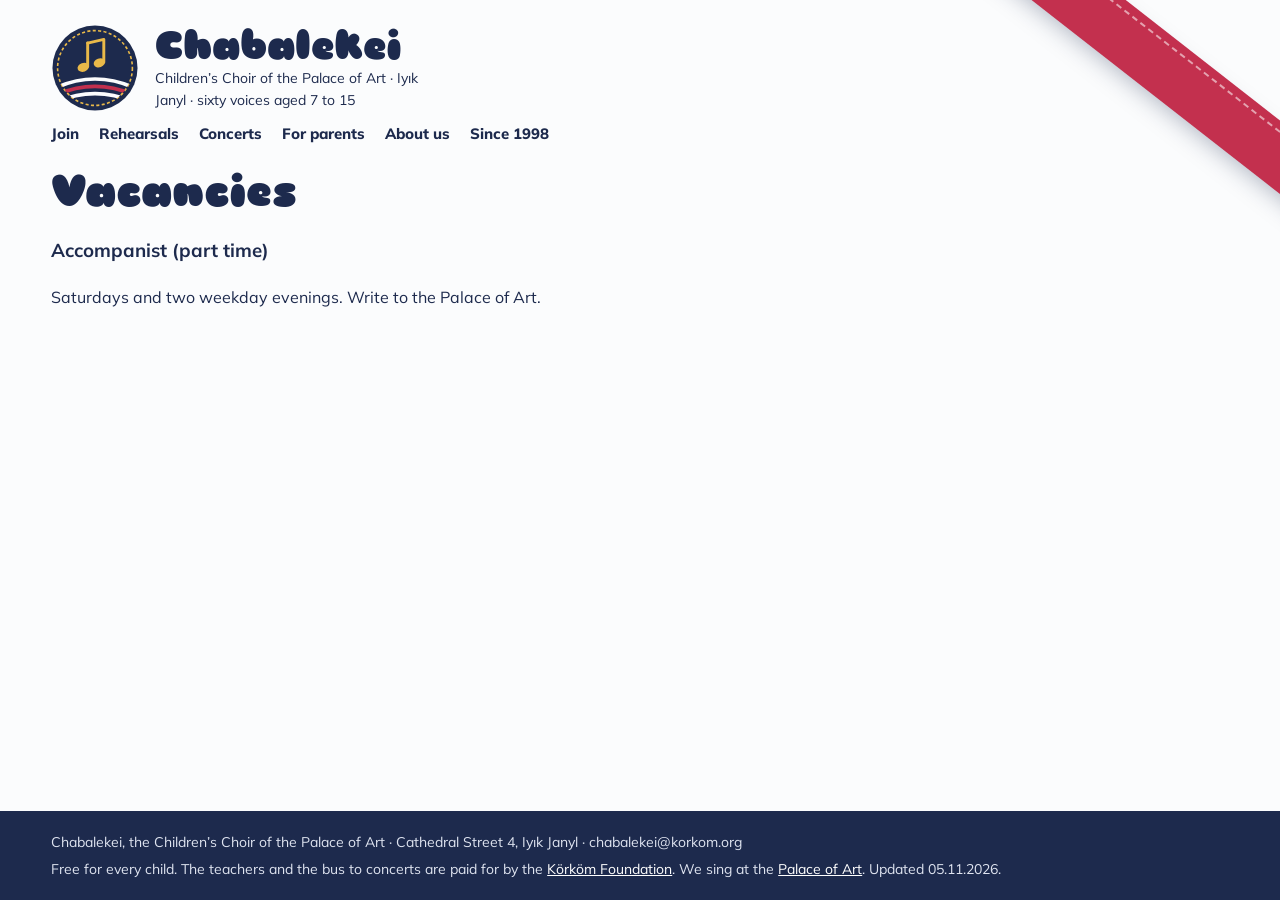
<file: vacancies.html>
<!DOCTYPE html>
<html lang="en">
<head>
<meta charset="utf-8">
<meta name="viewport" content="width=device-width, initial-scale=1">
<title>Vacancies - Chabalekei</title>
<meta name="description" content="Vacancies at Chabalekei.">
<link rel="canonical" href="https://chabalekei.korkom.org/vacancies.html">
<meta property="og:type" content="website">
<meta property="og:title" content="Vacancies - Chabalekei">
<meta property="og:description" content="Vacancies at Chabalekei.">
<meta property="og:url" content="https://chabalekei.korkom.org/vacancies.html">
<meta property="og:image" content="https://chabalekei.korkom.org/img/og-image.jpg">
<meta name="twitter:card" content="summary_large_image">
<link rel="icon" href="favicon.svg" type="image/svg+xml">
<link rel="preconnect" href="https://fonts.googleapis.com">
<link href="https://fonts.googleapis.com/css2?family=Sniglet:wght@400;800&family=Mulish:wght@400;700;800&display=swap" rel="stylesheet">
<link rel="stylesheet" href="css/site.css">
</head>
<body><div class="ch"><main><div class="sash" aria-hidden="true"></div><a class="hd" href="index.html"><svg class="patch" aria-hidden="true" viewBox="0 0 120 120" xmlns="http://www.w3.org/2000/svg"><circle cx="60" cy="60" r="58" fill="#1d2a4d"/>
<circle cx="60" cy="60" r="51" fill="none" stroke="#e9b949" stroke-width="2.2" stroke-dasharray="4.2 3.2"/>
<path d="M50 26 V58" stroke="#e9b949" stroke-width="4" stroke-linecap="round"/><path d="M50 26 L72 21 V52" stroke="#e9b949" stroke-width="4" fill="none" stroke-linejoin="round" stroke-linecap="round"/>
<ellipse cx="44" cy="59" rx="8" ry="6" transform="rotate(-20 44 59)" fill="#e9b949"/><ellipse cx="66" cy="53" rx="8" ry="6" transform="rotate(-20 66 53)" fill="#e9b949"/>
<clipPath id="chring"><circle cx="60" cy="60" r="51"/></clipPath><g clip-path="url(#chring)" fill="none" stroke-width="5"><path d="M0 90 Q60 60 120 90" stroke="#fbfcfd"/><path d="M0 100 Q60 70 120 100" stroke="#c3304e"/><path d="M0 110 Q60 80 120 110" stroke="#fbfcfd"/></g></svg><div><b>Chabalekei</b><small>Children’s Choir of the Palace of Art · Iyık Janyl · sixty voices aged 7 to 15</small></div></a><nav aria-label="Choir"><a href="index.html">Join</a><a href="rehearsals.html">Rehearsals</a><a href="concerts.html">Concerts</a><a href="parents.html">For parents</a><a href="about.html">About us</a><a href="archive.html">Since 1998</a></nav><div class="col"><style>.dp table{width:100%;border-collapse:collapse;margin:10px 0 22px;font-size:.95em}.dp th,.dp td{text-align:left;vertical-align:top;padding:7px 10px 7px 0;border-bottom:1px solid color-mix(in srgb,currentColor 22%,transparent)}.dp td.d{white-space:nowrap;width:9.5em;font-variant-numeric:tabular-nums}.dp .era{margin:0 0 6px;opacity:.8}.dp ul.idx{list-style:none;padding:0;margin:10px 0 24px}.dp ul.idx li{padding:9px 0;border-bottom:1px solid color-mix(in srgb,currentColor 22%,transparent)}.dp .scroll{overflow-x:auto}.dp blockquote{margin:6px 0 4px;padding-left:14px;border-left:3px solid currentColor;font-style:italic}.dp .src{font-size:.88em;opacity:.8;margin:0 0 18px}</style><div class="dp"><h1 class="big">Vacancies</h1><p></p><h3>Accompanist (part time)</h3><p>Saturdays and two weekday evenings. Write to the Palace of Art.</p><p></p></div></div></main><footer><span>Chabalekei, the Children’s Choir of the Palace of Art · Cathedral Street 4, Iyık Janyl · chabalekei@korkom.org</span><span>Free for every child. The teachers and the bus to concerts are paid for by the <a href="https://korkom.org/">Körköm Foundation</a>. We sing at the <a href="https://palace.korkom.org/">Palace of Art</a>. Updated 05.11.2026.</span></footer></div></body>
</html>
</file>
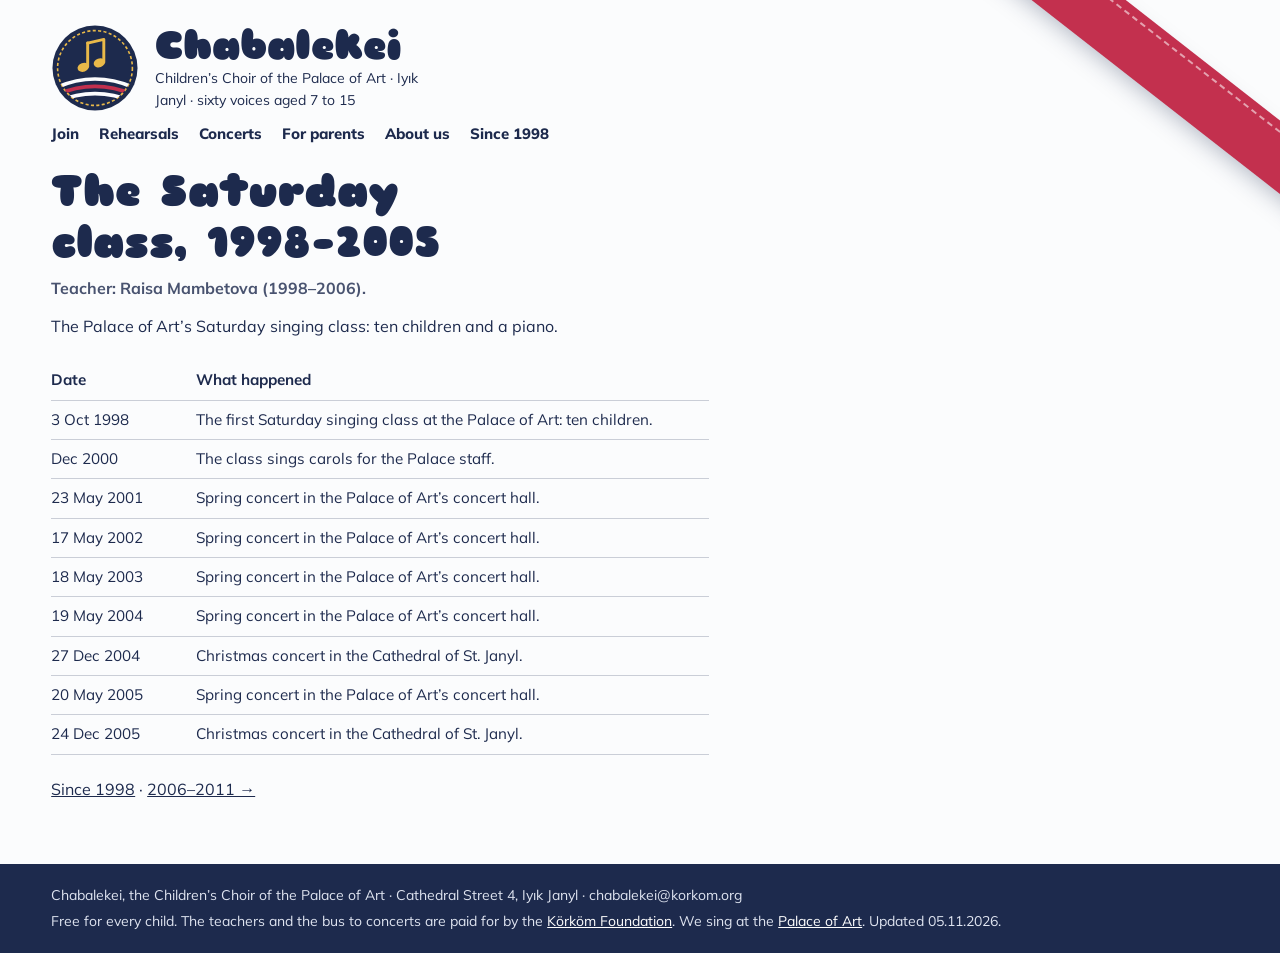
<file: years-1998-2005.html>
<!DOCTYPE html>
<html lang="en">
<head>
<meta charset="utf-8">
<meta name="viewport" content="width=device-width, initial-scale=1">
<title>The Saturday class, 1998–2005 - Chabalekei</title>
<meta name="description" content="Chabalekei: The Saturday class, 1998–2005.">
<link rel="canonical" href="https://chabalekei.korkom.org/years-1998-2005.html">
<meta property="og:type" content="website">
<meta property="og:title" content="The Saturday class, 1998–2005 - Chabalekei">
<meta property="og:description" content="Chabalekei: The Saturday class, 1998–2005.">
<meta property="og:url" content="https://chabalekei.korkom.org/years-1998-2005.html">
<meta property="og:image" content="https://chabalekei.korkom.org/img/og-image.jpg">
<meta name="twitter:card" content="summary_large_image">
<link rel="icon" href="favicon.svg" type="image/svg+xml">
<link rel="preconnect" href="https://fonts.googleapis.com">
<link href="https://fonts.googleapis.com/css2?family=Sniglet:wght@400;800&family=Mulish:wght@400;700;800&display=swap" rel="stylesheet">
<link rel="stylesheet" href="css/site.css">
</head>
<body><div class="ch"><main><div class="sash" aria-hidden="true"></div><a class="hd" href="index.html"><svg class="patch" aria-hidden="true" viewBox="0 0 120 120" xmlns="http://www.w3.org/2000/svg"><circle cx="60" cy="60" r="58" fill="#1d2a4d"/>
<circle cx="60" cy="60" r="51" fill="none" stroke="#e9b949" stroke-width="2.2" stroke-dasharray="4.2 3.2"/>
<path d="M50 26 V58" stroke="#e9b949" stroke-width="4" stroke-linecap="round"/><path d="M50 26 L72 21 V52" stroke="#e9b949" stroke-width="4" fill="none" stroke-linejoin="round" stroke-linecap="round"/>
<ellipse cx="44" cy="59" rx="8" ry="6" transform="rotate(-20 44 59)" fill="#e9b949"/><ellipse cx="66" cy="53" rx="8" ry="6" transform="rotate(-20 66 53)" fill="#e9b949"/>
<clipPath id="chring"><circle cx="60" cy="60" r="51"/></clipPath><g clip-path="url(#chring)" fill="none" stroke-width="5"><path d="M0 90 Q60 60 120 90" stroke="#fbfcfd"/><path d="M0 100 Q60 70 120 100" stroke="#c3304e"/><path d="M0 110 Q60 80 120 110" stroke="#fbfcfd"/></g></svg><div><b>Chabalekei</b><small>Children’s Choir of the Palace of Art · Iyık Janyl · sixty voices aged 7 to 15</small></div></a><nav aria-label="Choir"><a href="index.html">Join</a><a href="rehearsals.html">Rehearsals</a><a href="concerts.html">Concerts</a><a href="parents.html">For parents</a><a href="about.html">About us</a><a href="archive.html">Since 1998</a></nav><div class="col"><style>.dp table{width:100%;border-collapse:collapse;margin:10px 0 22px;font-size:.95em}.dp th,.dp td{text-align:left;vertical-align:top;padding:7px 10px 7px 0;border-bottom:1px solid color-mix(in srgb,currentColor 22%,transparent)}.dp td.d{white-space:nowrap;width:9.5em;font-variant-numeric:tabular-nums}.dp .era{margin:0 0 6px;opacity:.8}.dp ul.idx{list-style:none;padding:0;margin:10px 0 24px}.dp ul.idx li{padding:9px 0;border-bottom:1px solid color-mix(in srgb,currentColor 22%,transparent)}.dp .scroll{overflow-x:auto}.dp blockquote{margin:6px 0 4px;padding-left:14px;border-left:3px solid currentColor;font-style:italic}.dp .src{font-size:.88em;opacity:.8;margin:0 0 18px}</style><div class="dp"><h1 class="big">The Saturday class, 1998–2005</h1><p class="era"><b>Teacher: Raisa Mambetova (1998–2006).</b></p><p>The Palace of Art’s Saturday singing class: ten children and a piano.</p><div class="scroll"><table><thead><tr><th>Date</th><th>What happened</th></tr></thead><tbody><tr><td class="d">3 Oct 1998</td><td>The first Saturday singing class at the Palace of Art: ten children.</td></tr><tr><td class="d">Dec 2000</td><td>The class sings carols for the Palace staff.</td></tr><tr><td class="d">23 May 2001</td><td>Spring concert in the Palace of Art’s concert hall.</td></tr><tr><td class="d">17 May 2002</td><td>Spring concert in the Palace of Art’s concert hall.</td></tr><tr><td class="d">18 May 2003</td><td>Spring concert in the Palace of Art’s concert hall.</td></tr><tr><td class="d">19 May 2004</td><td>Spring concert in the Palace of Art’s concert hall.</td></tr><tr><td class="d">27 Dec 2004</td><td>Christmas concert in the Cathedral of St. Janyl.</td></tr><tr><td class="d">20 May 2005</td><td>Spring concert in the Palace of Art’s concert hall.</td></tr><tr><td class="d">24 Dec 2005</td><td>Christmas concert in the Cathedral of St. Janyl.</td></tr></tbody></table></div><p><a href="archive.html">Since 1998</a> · <a href="years-2006-2011.html">2006–2011 →</a></p></div></div></main><footer><span>Chabalekei, the Children’s Choir of the Palace of Art · Cathedral Street 4, Iyık Janyl · chabalekei@korkom.org</span><span>Free for every child. The teachers and the bus to concerts are paid for by the <a href="https://korkom.org/">Körköm Foundation</a>. We sing at the <a href="https://palace.korkom.org/">Palace of Art</a>. Updated 05.11.2026.</span></footer></div></body>
</html>
</file>
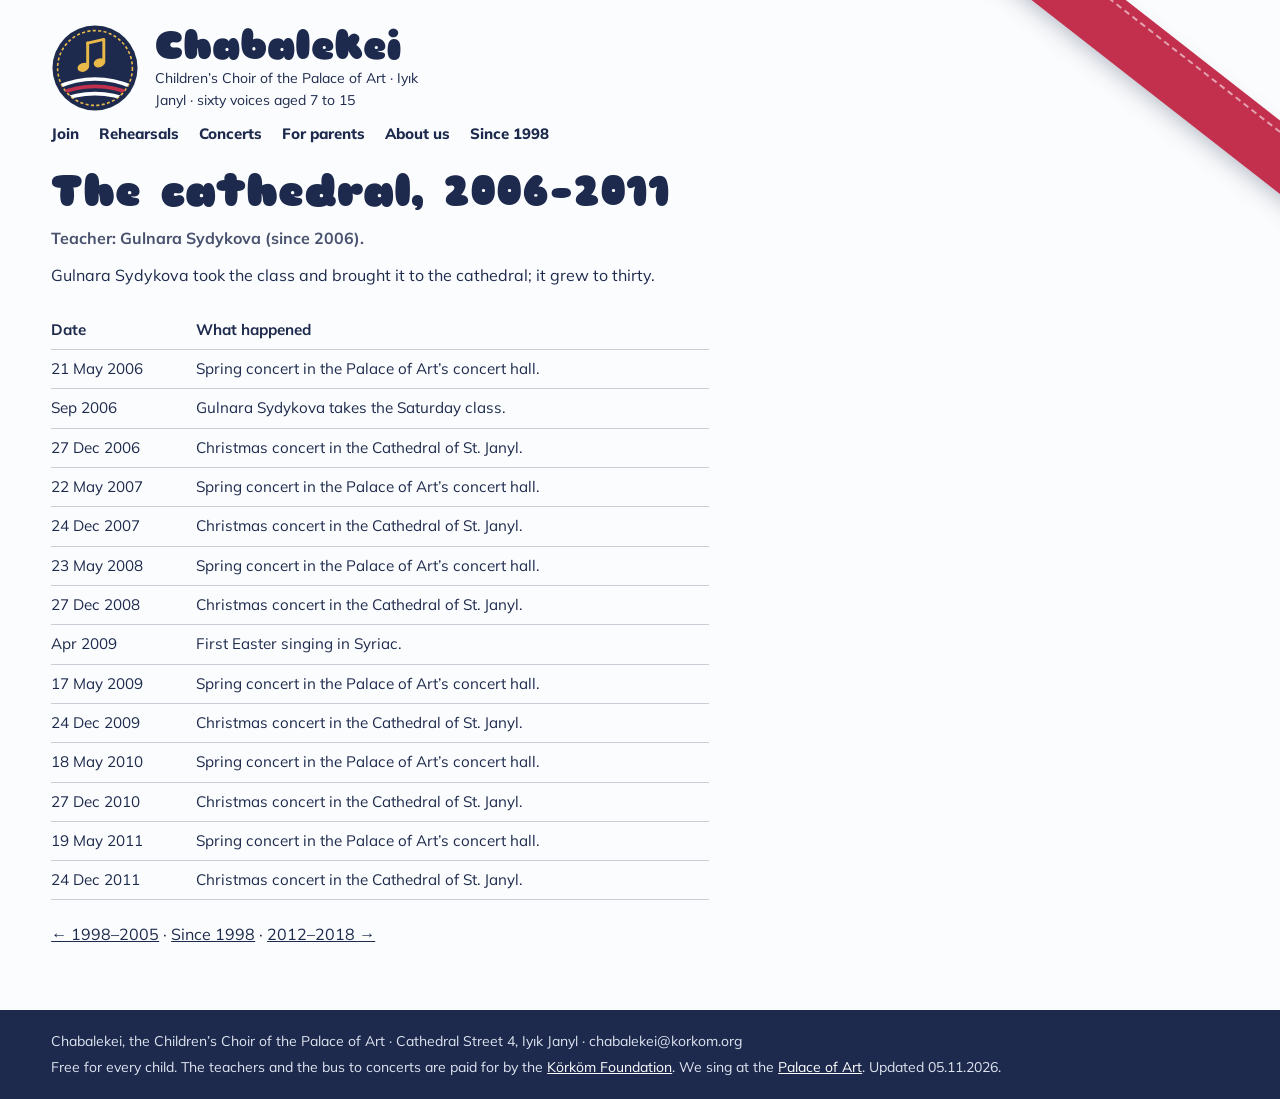
<file: years-2006-2011.html>
<!DOCTYPE html>
<html lang="en">
<head>
<meta charset="utf-8">
<meta name="viewport" content="width=device-width, initial-scale=1">
<title>The cathedral, 2006–2011 - Chabalekei</title>
<meta name="description" content="Chabalekei: The cathedral, 2006–2011.">
<link rel="canonical" href="https://chabalekei.korkom.org/years-2006-2011.html">
<meta property="og:type" content="website">
<meta property="og:title" content="The cathedral, 2006–2011 - Chabalekei">
<meta property="og:description" content="Chabalekei: The cathedral, 2006–2011.">
<meta property="og:url" content="https://chabalekei.korkom.org/years-2006-2011.html">
<meta property="og:image" content="https://chabalekei.korkom.org/img/og-image.jpg">
<meta name="twitter:card" content="summary_large_image">
<link rel="icon" href="favicon.svg" type="image/svg+xml">
<link rel="preconnect" href="https://fonts.googleapis.com">
<link href="https://fonts.googleapis.com/css2?family=Sniglet:wght@400;800&family=Mulish:wght@400;700;800&display=swap" rel="stylesheet">
<link rel="stylesheet" href="css/site.css">
</head>
<body><div class="ch"><main><div class="sash" aria-hidden="true"></div><a class="hd" href="index.html"><svg class="patch" aria-hidden="true" viewBox="0 0 120 120" xmlns="http://www.w3.org/2000/svg"><circle cx="60" cy="60" r="58" fill="#1d2a4d"/>
<circle cx="60" cy="60" r="51" fill="none" stroke="#e9b949" stroke-width="2.2" stroke-dasharray="4.2 3.2"/>
<path d="M50 26 V58" stroke="#e9b949" stroke-width="4" stroke-linecap="round"/><path d="M50 26 L72 21 V52" stroke="#e9b949" stroke-width="4" fill="none" stroke-linejoin="round" stroke-linecap="round"/>
<ellipse cx="44" cy="59" rx="8" ry="6" transform="rotate(-20 44 59)" fill="#e9b949"/><ellipse cx="66" cy="53" rx="8" ry="6" transform="rotate(-20 66 53)" fill="#e9b949"/>
<clipPath id="chring"><circle cx="60" cy="60" r="51"/></clipPath><g clip-path="url(#chring)" fill="none" stroke-width="5"><path d="M0 90 Q60 60 120 90" stroke="#fbfcfd"/><path d="M0 100 Q60 70 120 100" stroke="#c3304e"/><path d="M0 110 Q60 80 120 110" stroke="#fbfcfd"/></g></svg><div><b>Chabalekei</b><small>Children’s Choir of the Palace of Art · Iyık Janyl · sixty voices aged 7 to 15</small></div></a><nav aria-label="Choir"><a href="index.html">Join</a><a href="rehearsals.html">Rehearsals</a><a href="concerts.html">Concerts</a><a href="parents.html">For parents</a><a href="about.html">About us</a><a href="archive.html">Since 1998</a></nav><div class="col"><style>.dp table{width:100%;border-collapse:collapse;margin:10px 0 22px;font-size:.95em}.dp th,.dp td{text-align:left;vertical-align:top;padding:7px 10px 7px 0;border-bottom:1px solid color-mix(in srgb,currentColor 22%,transparent)}.dp td.d{white-space:nowrap;width:9.5em;font-variant-numeric:tabular-nums}.dp .era{margin:0 0 6px;opacity:.8}.dp ul.idx{list-style:none;padding:0;margin:10px 0 24px}.dp ul.idx li{padding:9px 0;border-bottom:1px solid color-mix(in srgb,currentColor 22%,transparent)}.dp .scroll{overflow-x:auto}.dp blockquote{margin:6px 0 4px;padding-left:14px;border-left:3px solid currentColor;font-style:italic}.dp .src{font-size:.88em;opacity:.8;margin:0 0 18px}</style><div class="dp"><h1 class="big">The cathedral, 2006–2011</h1><p class="era"><b>Teacher: Gulnara Sydykova (since 2006).</b></p><p>Gulnara Sydykova took the class and brought it to the cathedral; it grew to thirty.</p><div class="scroll"><table><thead><tr><th>Date</th><th>What happened</th></tr></thead><tbody><tr><td class="d">21 May 2006</td><td>Spring concert in the Palace of Art’s concert hall.</td></tr><tr><td class="d">Sep 2006</td><td>Gulnara Sydykova takes the Saturday class.</td></tr><tr><td class="d">27 Dec 2006</td><td>Christmas concert in the Cathedral of St. Janyl.</td></tr><tr><td class="d">22 May 2007</td><td>Spring concert in the Palace of Art’s concert hall.</td></tr><tr><td class="d">24 Dec 2007</td><td>Christmas concert in the Cathedral of St. Janyl.</td></tr><tr><td class="d">23 May 2008</td><td>Spring concert in the Palace of Art’s concert hall.</td></tr><tr><td class="d">27 Dec 2008</td><td>Christmas concert in the Cathedral of St. Janyl.</td></tr><tr><td class="d">Apr 2009</td><td>First Easter singing in Syriac.</td></tr><tr><td class="d">17 May 2009</td><td>Spring concert in the Palace of Art’s concert hall.</td></tr><tr><td class="d">24 Dec 2009</td><td>Christmas concert in the Cathedral of St. Janyl.</td></tr><tr><td class="d">18 May 2010</td><td>Spring concert in the Palace of Art’s concert hall.</td></tr><tr><td class="d">27 Dec 2010</td><td>Christmas concert in the Cathedral of St. Janyl.</td></tr><tr><td class="d">19 May 2011</td><td>Spring concert in the Palace of Art’s concert hall.</td></tr><tr><td class="d">24 Dec 2011</td><td>Christmas concert in the Cathedral of St. Janyl.</td></tr></tbody></table></div><p><a href="years-1998-2005.html">← 1998–2005</a> · <a href="archive.html">Since 1998</a> · <a href="years-2012-2018.html">2012–2018 →</a></p></div></div></main><footer><span>Chabalekei, the Children’s Choir of the Palace of Art · Cathedral Street 4, Iyık Janyl · chabalekei@korkom.org</span><span>Free for every child. The teachers and the bus to concerts are paid for by the <a href="https://korkom.org/">Körköm Foundation</a>. We sing at the <a href="https://palace.korkom.org/">Palace of Art</a>. Updated 05.11.2026.</span></footer></div></body>
</html>
</file>
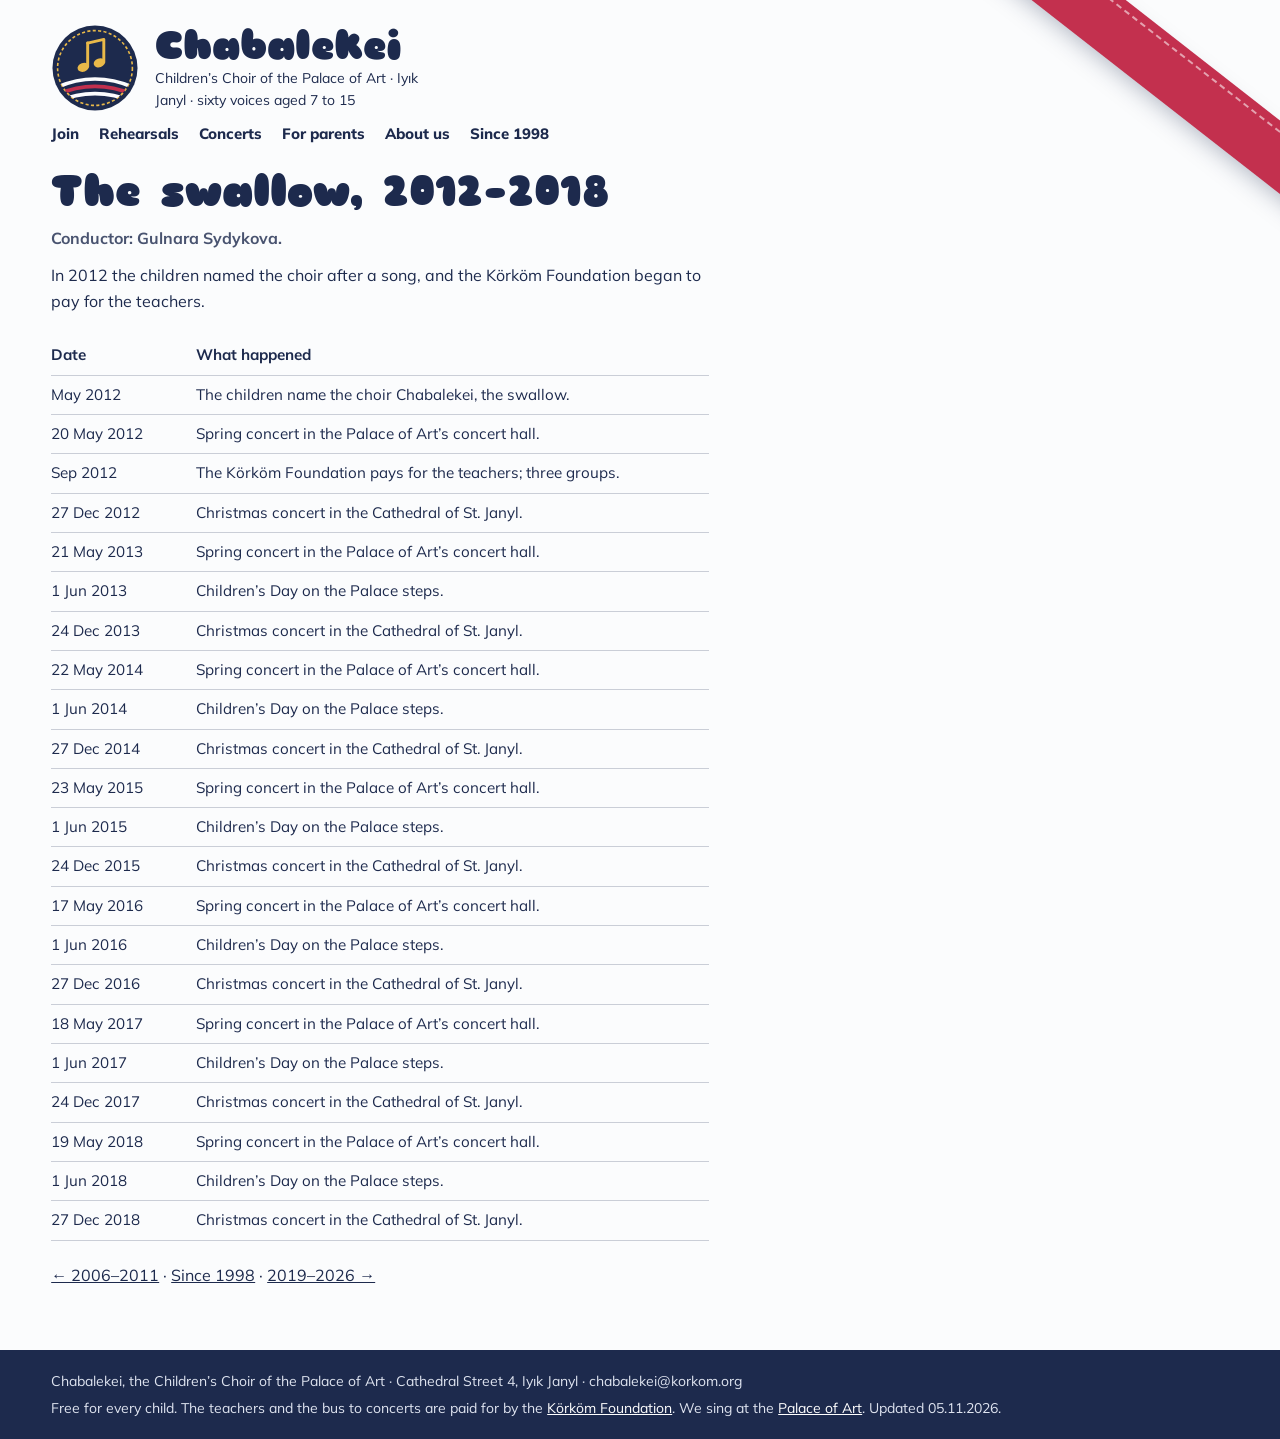
<file: years-2012-2018.html>
<!DOCTYPE html>
<html lang="en">
<head>
<meta charset="utf-8">
<meta name="viewport" content="width=device-width, initial-scale=1">
<title>The swallow, 2012–2018 - Chabalekei</title>
<meta name="description" content="Chabalekei: The swallow, 2012–2018.">
<link rel="canonical" href="https://chabalekei.korkom.org/years-2012-2018.html">
<meta property="og:type" content="website">
<meta property="og:title" content="The swallow, 2012–2018 - Chabalekei">
<meta property="og:description" content="Chabalekei: The swallow, 2012–2018.">
<meta property="og:url" content="https://chabalekei.korkom.org/years-2012-2018.html">
<meta property="og:image" content="https://chabalekei.korkom.org/img/og-image.jpg">
<meta name="twitter:card" content="summary_large_image">
<link rel="icon" href="favicon.svg" type="image/svg+xml">
<link rel="preconnect" href="https://fonts.googleapis.com">
<link href="https://fonts.googleapis.com/css2?family=Sniglet:wght@400;800&family=Mulish:wght@400;700;800&display=swap" rel="stylesheet">
<link rel="stylesheet" href="css/site.css">
</head>
<body><div class="ch"><main><div class="sash" aria-hidden="true"></div><a class="hd" href="index.html"><svg class="patch" aria-hidden="true" viewBox="0 0 120 120" xmlns="http://www.w3.org/2000/svg"><circle cx="60" cy="60" r="58" fill="#1d2a4d"/>
<circle cx="60" cy="60" r="51" fill="none" stroke="#e9b949" stroke-width="2.2" stroke-dasharray="4.2 3.2"/>
<path d="M50 26 V58" stroke="#e9b949" stroke-width="4" stroke-linecap="round"/><path d="M50 26 L72 21 V52" stroke="#e9b949" stroke-width="4" fill="none" stroke-linejoin="round" stroke-linecap="round"/>
<ellipse cx="44" cy="59" rx="8" ry="6" transform="rotate(-20 44 59)" fill="#e9b949"/><ellipse cx="66" cy="53" rx="8" ry="6" transform="rotate(-20 66 53)" fill="#e9b949"/>
<clipPath id="chring"><circle cx="60" cy="60" r="51"/></clipPath><g clip-path="url(#chring)" fill="none" stroke-width="5"><path d="M0 90 Q60 60 120 90" stroke="#fbfcfd"/><path d="M0 100 Q60 70 120 100" stroke="#c3304e"/><path d="M0 110 Q60 80 120 110" stroke="#fbfcfd"/></g></svg><div><b>Chabalekei</b><small>Children’s Choir of the Palace of Art · Iyık Janyl · sixty voices aged 7 to 15</small></div></a><nav aria-label="Choir"><a href="index.html">Join</a><a href="rehearsals.html">Rehearsals</a><a href="concerts.html">Concerts</a><a href="parents.html">For parents</a><a href="about.html">About us</a><a href="archive.html">Since 1998</a></nav><div class="col"><style>.dp table{width:100%;border-collapse:collapse;margin:10px 0 22px;font-size:.95em}.dp th,.dp td{text-align:left;vertical-align:top;padding:7px 10px 7px 0;border-bottom:1px solid color-mix(in srgb,currentColor 22%,transparent)}.dp td.d{white-space:nowrap;width:9.5em;font-variant-numeric:tabular-nums}.dp .era{margin:0 0 6px;opacity:.8}.dp ul.idx{list-style:none;padding:0;margin:10px 0 24px}.dp ul.idx li{padding:9px 0;border-bottom:1px solid color-mix(in srgb,currentColor 22%,transparent)}.dp .scroll{overflow-x:auto}.dp blockquote{margin:6px 0 4px;padding-left:14px;border-left:3px solid currentColor;font-style:italic}.dp .src{font-size:.88em;opacity:.8;margin:0 0 18px}</style><div class="dp"><h1 class="big">The swallow, 2012–2018</h1><p class="era"><b>Conductor: Gulnara Sydykova.</b></p><p>In 2012 the children named the choir after a song, and the Körköm Foundation began to pay for the teachers.</p><div class="scroll"><table><thead><tr><th>Date</th><th>What happened</th></tr></thead><tbody><tr><td class="d">May 2012</td><td>The children name the choir Chabalekei, the swallow.</td></tr><tr><td class="d">20 May 2012</td><td>Spring concert in the Palace of Art’s concert hall.</td></tr><tr><td class="d">Sep 2012</td><td>The Körköm Foundation pays for the teachers; three groups.</td></tr><tr><td class="d">27 Dec 2012</td><td>Christmas concert in the Cathedral of St. Janyl.</td></tr><tr><td class="d">21 May 2013</td><td>Spring concert in the Palace of Art’s concert hall.</td></tr><tr><td class="d">1 Jun 2013</td><td>Children’s Day on the Palace steps.</td></tr><tr><td class="d">24 Dec 2013</td><td>Christmas concert in the Cathedral of St. Janyl.</td></tr><tr><td class="d">22 May 2014</td><td>Spring concert in the Palace of Art’s concert hall.</td></tr><tr><td class="d">1 Jun 2014</td><td>Children’s Day on the Palace steps.</td></tr><tr><td class="d">27 Dec 2014</td><td>Christmas concert in the Cathedral of St. Janyl.</td></tr><tr><td class="d">23 May 2015</td><td>Spring concert in the Palace of Art’s concert hall.</td></tr><tr><td class="d">1 Jun 2015</td><td>Children’s Day on the Palace steps.</td></tr><tr><td class="d">24 Dec 2015</td><td>Christmas concert in the Cathedral of St. Janyl.</td></tr><tr><td class="d">17 May 2016</td><td>Spring concert in the Palace of Art’s concert hall.</td></tr><tr><td class="d">1 Jun 2016</td><td>Children’s Day on the Palace steps.</td></tr><tr><td class="d">27 Dec 2016</td><td>Christmas concert in the Cathedral of St. Janyl.</td></tr><tr><td class="d">18 May 2017</td><td>Spring concert in the Palace of Art’s concert hall.</td></tr><tr><td class="d">1 Jun 2017</td><td>Children’s Day on the Palace steps.</td></tr><tr><td class="d">24 Dec 2017</td><td>Christmas concert in the Cathedral of St. Janyl.</td></tr><tr><td class="d">19 May 2018</td><td>Spring concert in the Palace of Art’s concert hall.</td></tr><tr><td class="d">1 Jun 2018</td><td>Children’s Day on the Palace steps.</td></tr><tr><td class="d">27 Dec 2018</td><td>Christmas concert in the Cathedral of St. Janyl.</td></tr></tbody></table></div><p><a href="years-2006-2011.html">← 2006–2011</a> · <a href="archive.html">Since 1998</a> · <a href="years-2019-2026.html">2019–2026 →</a></p></div></div></main><footer><span>Chabalekei, the Children’s Choir of the Palace of Art · Cathedral Street 4, Iyık Janyl · chabalekei@korkom.org</span><span>Free for every child. The teachers and the bus to concerts are paid for by the <a href="https://korkom.org/">Körköm Foundation</a>. We sing at the <a href="https://palace.korkom.org/">Palace of Art</a>. Updated 05.11.2026.</span></footer></div></body>
</html>
</file>
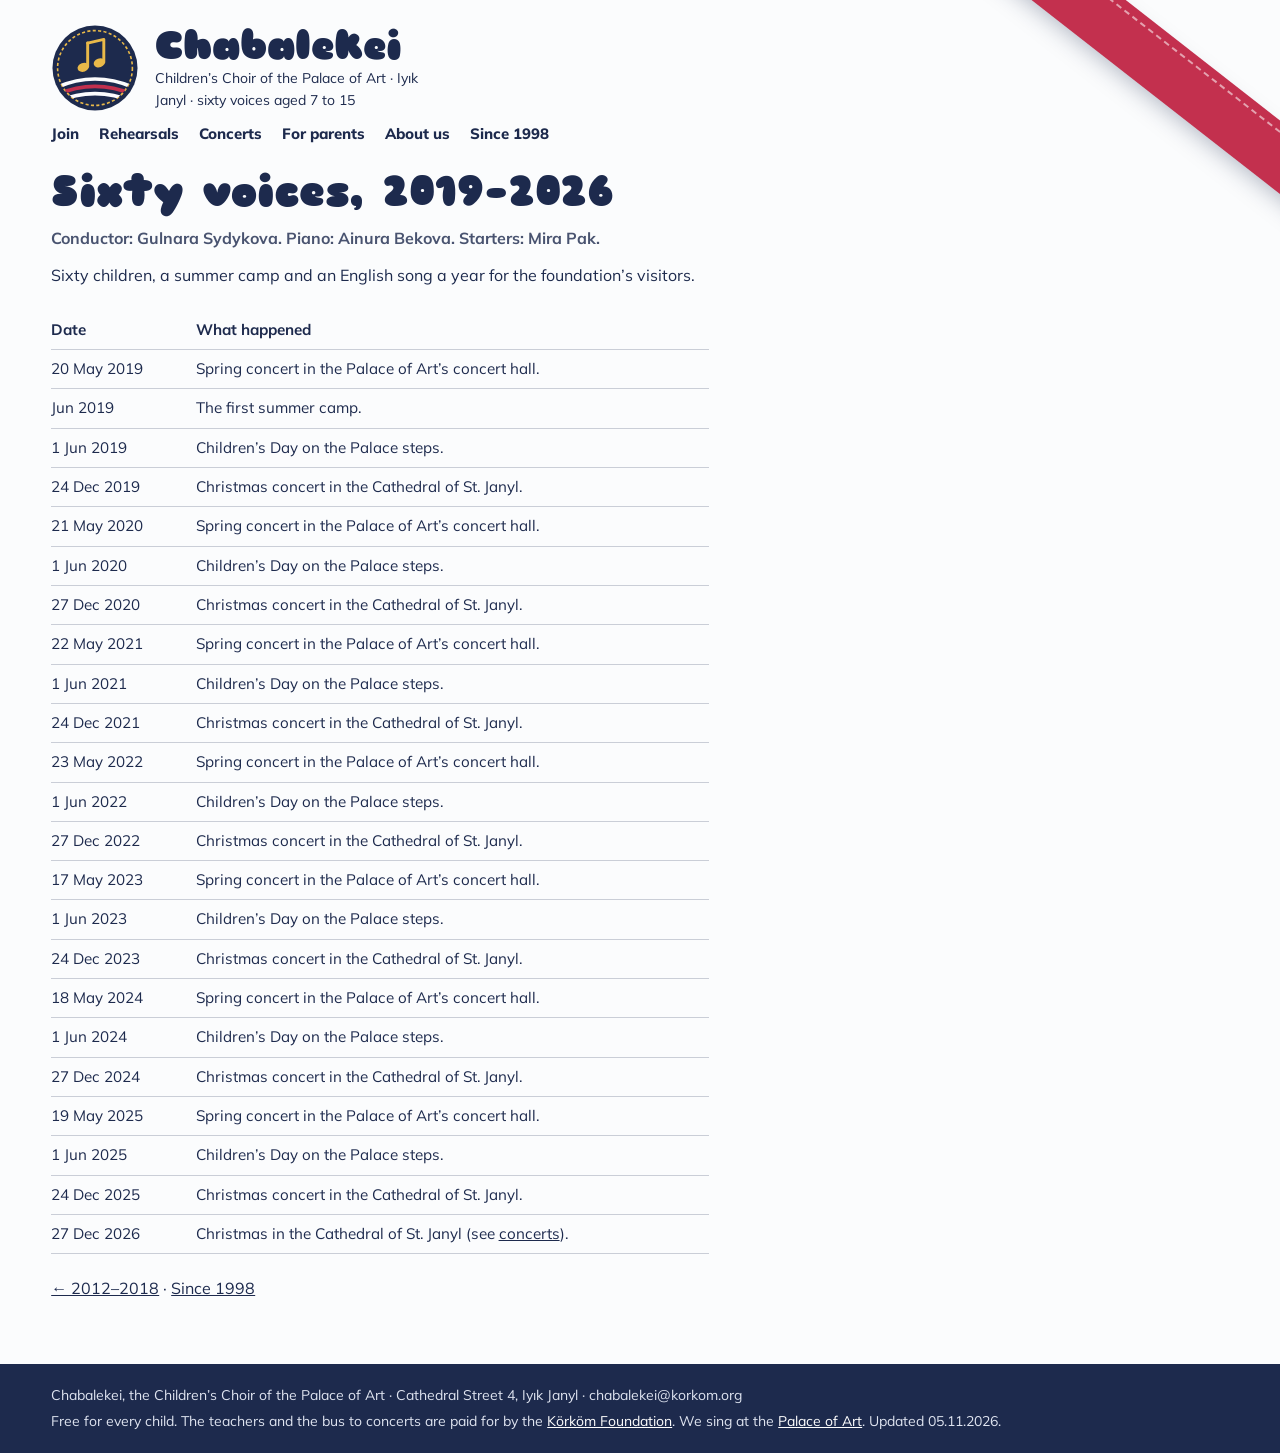
<file: years-2019-2026.html>
<!DOCTYPE html>
<html lang="en">
<head>
<meta charset="utf-8">
<meta name="viewport" content="width=device-width, initial-scale=1">
<title>Sixty voices, 2019–2026 - Chabalekei</title>
<meta name="description" content="Chabalekei: Sixty voices, 2019–2026.">
<link rel="canonical" href="https://chabalekei.korkom.org/years-2019-2026.html">
<meta property="og:type" content="website">
<meta property="og:title" content="Sixty voices, 2019–2026 - Chabalekei">
<meta property="og:description" content="Chabalekei: Sixty voices, 2019–2026.">
<meta property="og:url" content="https://chabalekei.korkom.org/years-2019-2026.html">
<meta property="og:image" content="https://chabalekei.korkom.org/img/og-image.jpg">
<meta name="twitter:card" content="summary_large_image">
<link rel="icon" href="favicon.svg" type="image/svg+xml">
<link rel="preconnect" href="https://fonts.googleapis.com">
<link href="https://fonts.googleapis.com/css2?family=Sniglet:wght@400;800&family=Mulish:wght@400;700;800&display=swap" rel="stylesheet">
<link rel="stylesheet" href="css/site.css">
</head>
<body><div class="ch"><main><div class="sash" aria-hidden="true"></div><a class="hd" href="index.html"><svg class="patch" aria-hidden="true" viewBox="0 0 120 120" xmlns="http://www.w3.org/2000/svg"><circle cx="60" cy="60" r="58" fill="#1d2a4d"/>
<circle cx="60" cy="60" r="51" fill="none" stroke="#e9b949" stroke-width="2.2" stroke-dasharray="4.2 3.2"/>
<path d="M50 26 V58" stroke="#e9b949" stroke-width="4" stroke-linecap="round"/><path d="M50 26 L72 21 V52" stroke="#e9b949" stroke-width="4" fill="none" stroke-linejoin="round" stroke-linecap="round"/>
<ellipse cx="44" cy="59" rx="8" ry="6" transform="rotate(-20 44 59)" fill="#e9b949"/><ellipse cx="66" cy="53" rx="8" ry="6" transform="rotate(-20 66 53)" fill="#e9b949"/>
<clipPath id="chring"><circle cx="60" cy="60" r="51"/></clipPath><g clip-path="url(#chring)" fill="none" stroke-width="5"><path d="M0 90 Q60 60 120 90" stroke="#fbfcfd"/><path d="M0 100 Q60 70 120 100" stroke="#c3304e"/><path d="M0 110 Q60 80 120 110" stroke="#fbfcfd"/></g></svg><div><b>Chabalekei</b><small>Children’s Choir of the Palace of Art · Iyık Janyl · sixty voices aged 7 to 15</small></div></a><nav aria-label="Choir"><a href="index.html">Join</a><a href="rehearsals.html">Rehearsals</a><a href="concerts.html">Concerts</a><a href="parents.html">For parents</a><a href="about.html">About us</a><a href="archive.html">Since 1998</a></nav><div class="col"><style>.dp table{width:100%;border-collapse:collapse;margin:10px 0 22px;font-size:.95em}.dp th,.dp td{text-align:left;vertical-align:top;padding:7px 10px 7px 0;border-bottom:1px solid color-mix(in srgb,currentColor 22%,transparent)}.dp td.d{white-space:nowrap;width:9.5em;font-variant-numeric:tabular-nums}.dp .era{margin:0 0 6px;opacity:.8}.dp ul.idx{list-style:none;padding:0;margin:10px 0 24px}.dp ul.idx li{padding:9px 0;border-bottom:1px solid color-mix(in srgb,currentColor 22%,transparent)}.dp .scroll{overflow-x:auto}.dp blockquote{margin:6px 0 4px;padding-left:14px;border-left:3px solid currentColor;font-style:italic}.dp .src{font-size:.88em;opacity:.8;margin:0 0 18px}</style><div class="dp"><h1 class="big">Sixty voices, 2019–2026</h1><p class="era"><b>Conductor: Gulnara Sydykova. Piano: Ainura Bekova. Starters: Mira Pak.</b></p><p>Sixty children, a summer camp and an English song a year for the foundation’s visitors.</p><div class="scroll"><table><thead><tr><th>Date</th><th>What happened</th></tr></thead><tbody><tr><td class="d">20 May 2019</td><td>Spring concert in the Palace of Art’s concert hall.</td></tr><tr><td class="d">Jun 2019</td><td>The first summer camp.</td></tr><tr><td class="d">1 Jun 2019</td><td>Children’s Day on the Palace steps.</td></tr><tr><td class="d">24 Dec 2019</td><td>Christmas concert in the Cathedral of St. Janyl.</td></tr><tr><td class="d">21 May 2020</td><td>Spring concert in the Palace of Art’s concert hall.</td></tr><tr><td class="d">1 Jun 2020</td><td>Children’s Day on the Palace steps.</td></tr><tr><td class="d">27 Dec 2020</td><td>Christmas concert in the Cathedral of St. Janyl.</td></tr><tr><td class="d">22 May 2021</td><td>Spring concert in the Palace of Art’s concert hall.</td></tr><tr><td class="d">1 Jun 2021</td><td>Children’s Day on the Palace steps.</td></tr><tr><td class="d">24 Dec 2021</td><td>Christmas concert in the Cathedral of St. Janyl.</td></tr><tr><td class="d">23 May 2022</td><td>Spring concert in the Palace of Art’s concert hall.</td></tr><tr><td class="d">1 Jun 2022</td><td>Children’s Day on the Palace steps.</td></tr><tr><td class="d">27 Dec 2022</td><td>Christmas concert in the Cathedral of St. Janyl.</td></tr><tr><td class="d">17 May 2023</td><td>Spring concert in the Palace of Art’s concert hall.</td></tr><tr><td class="d">1 Jun 2023</td><td>Children’s Day on the Palace steps.</td></tr><tr><td class="d">24 Dec 2023</td><td>Christmas concert in the Cathedral of St. Janyl.</td></tr><tr><td class="d">18 May 2024</td><td>Spring concert in the Palace of Art’s concert hall.</td></tr><tr><td class="d">1 Jun 2024</td><td>Children’s Day on the Palace steps.</td></tr><tr><td class="d">27 Dec 2024</td><td>Christmas concert in the Cathedral of St. Janyl.</td></tr><tr><td class="d">19 May 2025</td><td>Spring concert in the Palace of Art’s concert hall.</td></tr><tr><td class="d">1 Jun 2025</td><td>Children’s Day on the Palace steps.</td></tr><tr><td class="d">24 Dec 2025</td><td>Christmas concert in the Cathedral of St. Janyl.</td></tr><tr><td class="d">27 Dec 2026</td><td>Christmas in the Cathedral of St. Janyl (see <a href="concerts.html">concerts</a>).</td></tr></tbody></table></div><p><a href="years-2012-2018.html">← 2012–2018</a> · <a href="archive.html">Since 1998</a></p></div></div></main><footer><span>Chabalekei, the Children’s Choir of the Palace of Art · Cathedral Street 4, Iyık Janyl · chabalekei@korkom.org</span><span>Free for every child. The teachers and the bus to concerts are paid for by the <a href="https://korkom.org/">Körköm Foundation</a>. We sing at the <a href="https://palace.korkom.org/">Palace of Art</a>. Updated 05.11.2026.</span></footer></div></body>
</html>
</file>
<file: css/site.css>
*,*::before,*::after{box-sizing:border-box}html{-webkit-text-size-adjust:100%}body{margin:0}
img{max-width:100%;height:auto;display:block}a{color:inherit}
.sr{position:absolute;width:1px;height:1px;overflow:hidden;clip:rect(0 0 0 0);white-space:nowrap}
.ico{width:1em;height:1em;vertical-align:-.12em;fill:currentColor}
a:focus-visible,button:focus-visible,input:focus-visible,select:focus-visible,textarea:focus-visible{outline:2px solid currentColor;outline-offset:2px}

.ch{--shirt:#fbfcfd;--scarf:#c3304e;--navy:#1d2a4d;--thread:#e9b949;--step:#eef1f7;background:var(--shirt);color:var(--navy);font:16px/1.6 'Mulish',sans-serif;position:relative;overflow:hidden;min-height:100vh;display:flex;flex-direction:column}
.ch ::selection{background:#f6c9d3}
.ch main{flex:1;position:relative}
.ch .sash{position:absolute;top:58px;right:-170px;width:520px;height:58px;background:var(--scarf);transform:rotate(38deg);box-shadow:0 10px 24px -8px rgba(29,42,77,.35)}
@media (max-width:640px){.ch .sash{top:-6px;right:-200px;width:360px;height:40px}}
.ch .sash::after{content:"";position:absolute;left:0;right:0;top:8px;border-top:2px dashed rgba(255,255,255,.55)}
.ch .hd{position:relative;display:flex;gap:16px;align-items:center;padding:24px max(16px,4%) 12px;text-decoration:none;color:var(--navy);max-width:760px}
.ch .patch{flex:none;width:88px;height:88px}
.ch .hd b{font:800 clamp(28px,4.4vw,40px)/1.05 'Sniglet',sans-serif;display:block}
.ch .hd small{font-size:14px;display:block;max-width:36ch}
.ch nav{position:relative;display:flex;flex-wrap:wrap;gap:4px 20px;padding:0 max(16px,4%) 20px;font:800 15px 'Mulish',sans-serif;max-width:80%}
.ch nav a{color:var(--navy);text-underline-offset:4px;text-decoration-thickness:2px;text-decoration-color:transparent}
.ch nav a:hover,.ch nav a[aria-current]{text-decoration-color:var(--scarf)}
.ch .risers{position:relative;padding:4px max(16px,4%) 0;max-width:980px}
.ch h1,.ch h2.s{font:800 24px/1.15 'Sniglet',sans-serif;margin:0 0 8px;color:var(--scarf);text-wrap:balance}
.ch h1.big{font-size:clamp(30px,5vw,44px);color:var(--navy)}
.ch .tier{display:grid;grid-template-columns:minmax(0,1fr) auto auto;align-items:center;gap:6px 14px;border-top:6px solid var(--navy);padding:11px 14px;background:var(--step)}
@media (max-width:560px){.ch .tier{grid-template-columns:minmax(0,1fr) auto}.ch .tier .left{grid-column:1/-1}}
.ch .tier+.tier{margin-inline:4% 0}
.ch .tier+.tier+.tier{margin-inline:8% 0}
.ch .tier b{font:800 18px 'Sniglet',sans-serif}
.ch .tier span{font-size:14px;font-variant-numeric:tabular-nums}
.ch .tier .left{font-weight:800;font-size:13px;color:var(--scarf)}
.ch .tier .left.full{color:#5d6680}
.ch .join{position:relative;margin:20px max(16px,4%) 0;border:3px solid var(--navy);padding:16px;display:grid;align-items:start;grid-template-columns:minmax(0,1fr) minmax(0,1.2fr);gap:18px;background:#fff;max-width:980px}
@media (max-width:640px){.ch .join{grid-template-columns:minmax(0,1fr)}}
.ch .join h2{font:800 22px/1.1 'Sniglet',sans-serif;margin:0 0 8px;text-wrap:balance}
.ch .join p{margin:0}
.ch .join form{display:grid;gap:10px}
.ch .join label{display:grid;gap:3px;font-weight:800;font-size:13px}
.ch .join input,.ch .join select{font:15px 'Mulish',sans-serif;padding:8px 10px;border:2px solid var(--navy);background:var(--shirt);color:var(--navy)}
.ch .join input:focus,.ch .join select:focus{outline:3px solid var(--thread);outline-offset:0}
.ch .join button{font:800 16px 'Sniglet',sans-serif;background:var(--scarf);color:#fff;border:0;padding:11px;cursor:pointer}
.ch .join button:hover{background:#a62640}
.ch .msg{font-weight:800;margin:0;min-height:1.5em}
.ch .msg:empty{display:none}.ch .msg.err{color:#a62640}.ch .msg.ok{color:#1f6b45}
.ch .low{padding:18px max(16px,4%) 26px;font-size:15px;max-width:980px}
.ch .col{position:relative;padding:4px max(16px,4%) 30px;max-width:760px}
.ch .col h2{font:800 22px/1.2 'Sniglet',sans-serif;margin:26px 0 6px}
.ch .col p{margin:0 0 12px}
.ch .col ul{padding-left:20px;margin:0 0 12px}.ch .col li{margin-bottom:6px}
.ch .gig{display:grid;grid-template-columns:86px minmax(0,1fr);gap:14px;border-top:6px solid var(--navy);background:var(--step);padding:12px 14px;margin-bottom:10px}
.ch .gig .d{font:800 30px/1 'Sniglet',sans-serif;color:var(--scarf)}
.ch .gig .d small{display:block;font:800 12px 'Mulish',sans-serif;color:var(--navy);margin-top:4px;text-transform:uppercase;letter-spacing:.06em}
.ch .gig b{font:800 18px 'Sniglet',sans-serif;display:block}
.ch .gig span{font-size:14px}
.ch footer{position:relative;background:var(--navy);color:#dfe4f0;padding:20px max(16px,4%);font-size:14px;display:grid;gap:4px;margin-top:20px}
.ch footer a{color:#fff}
</file>
